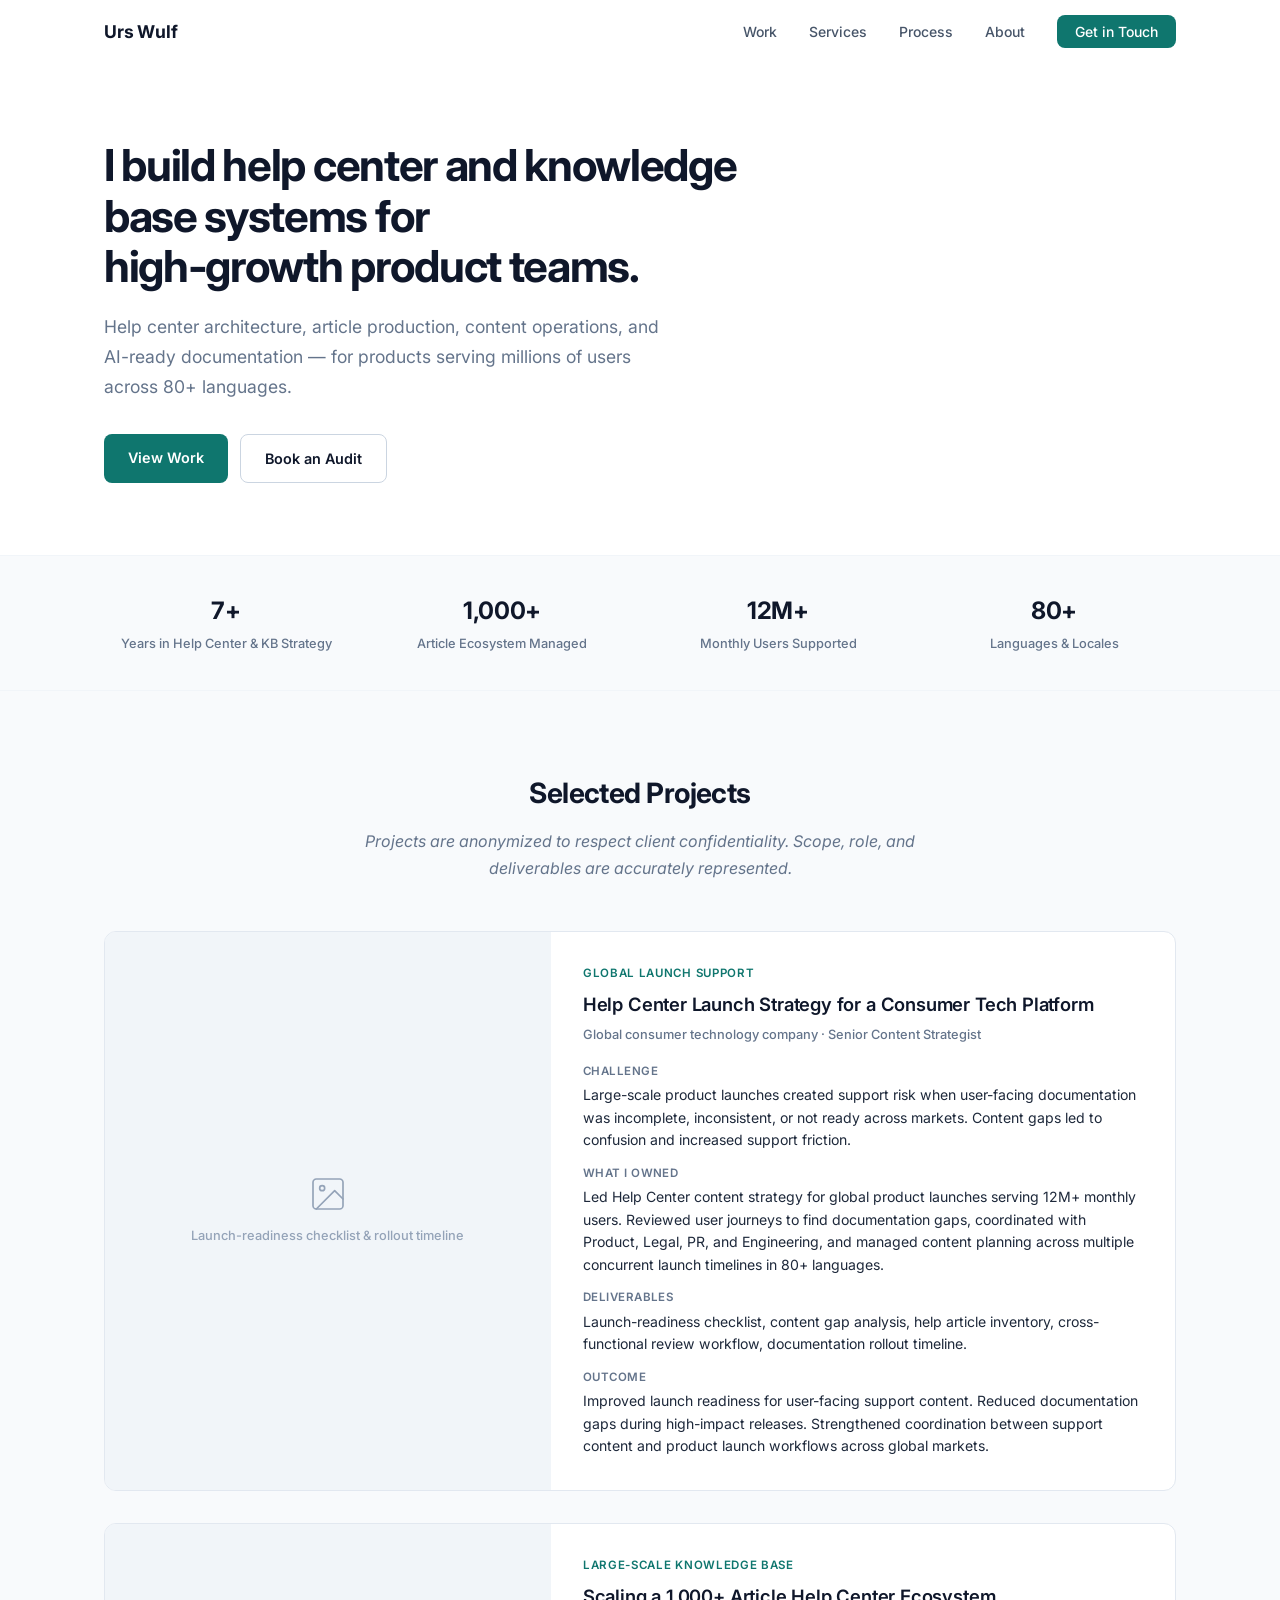
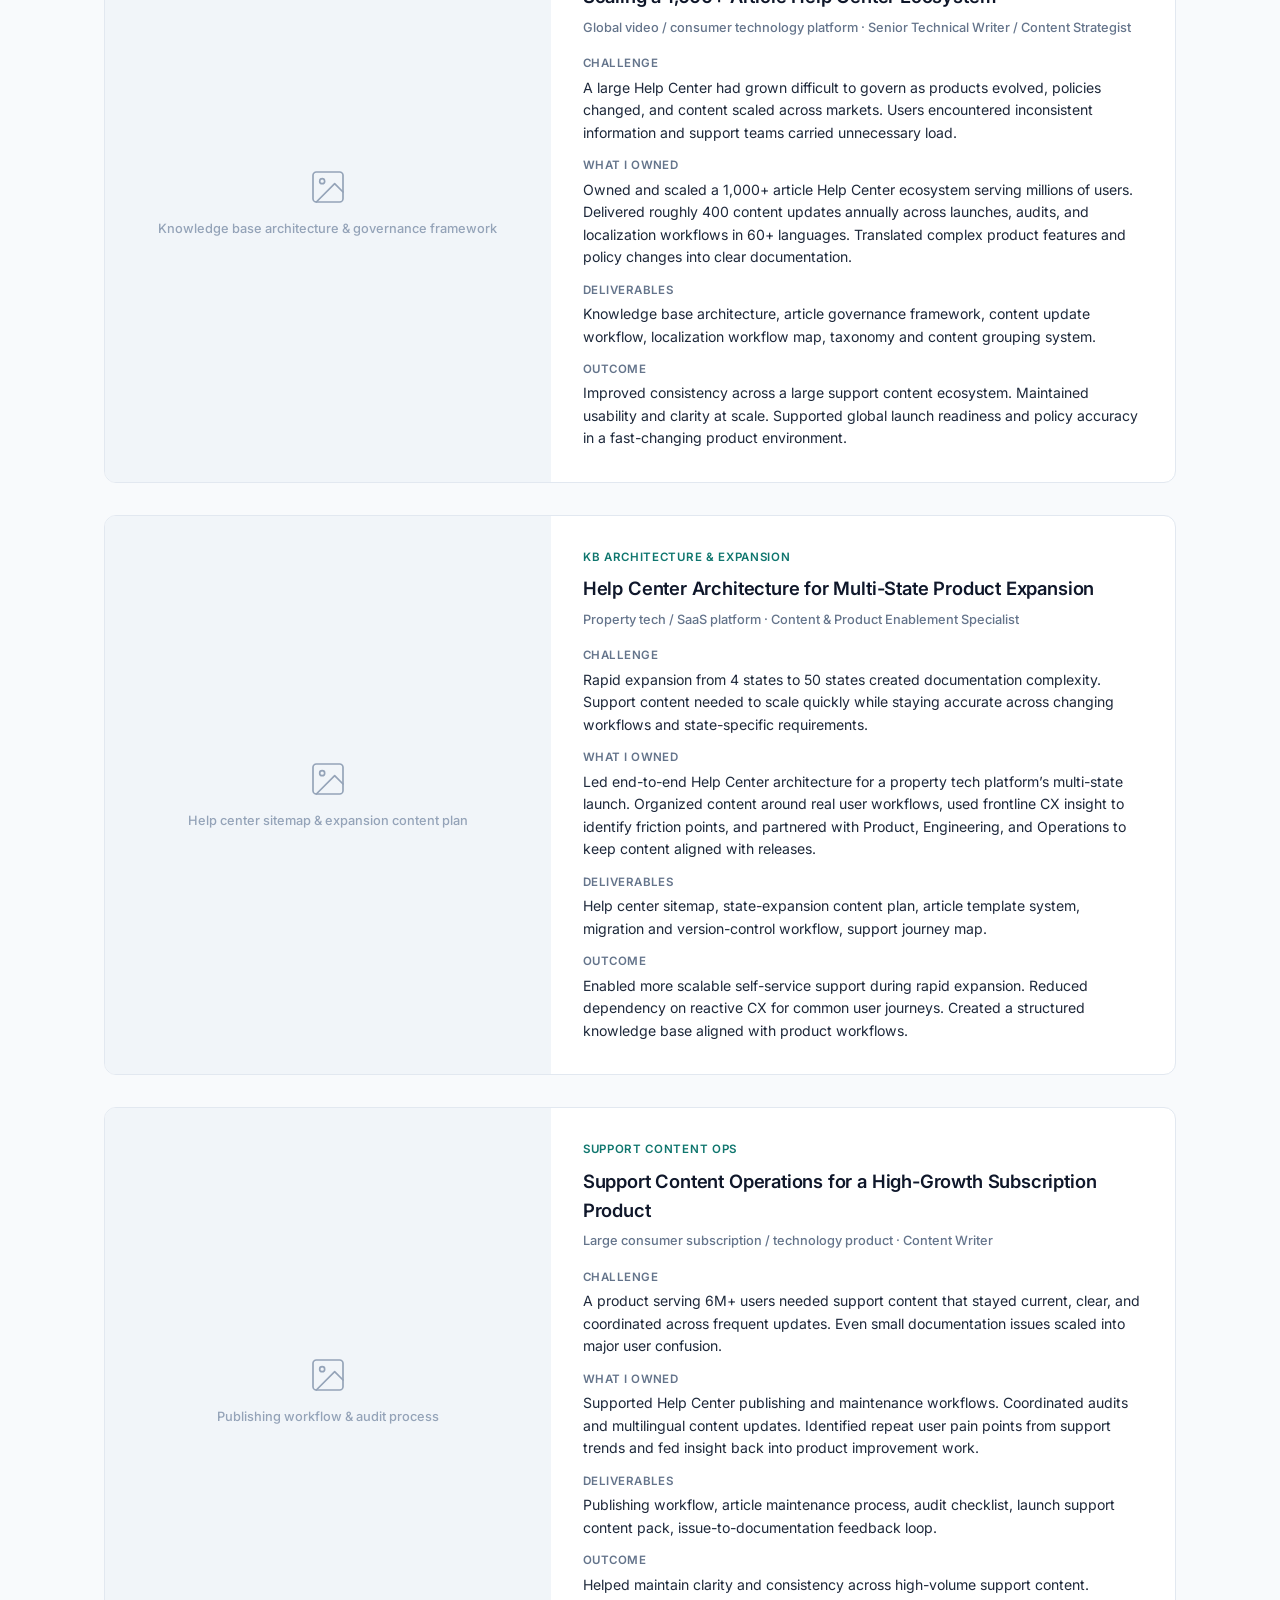
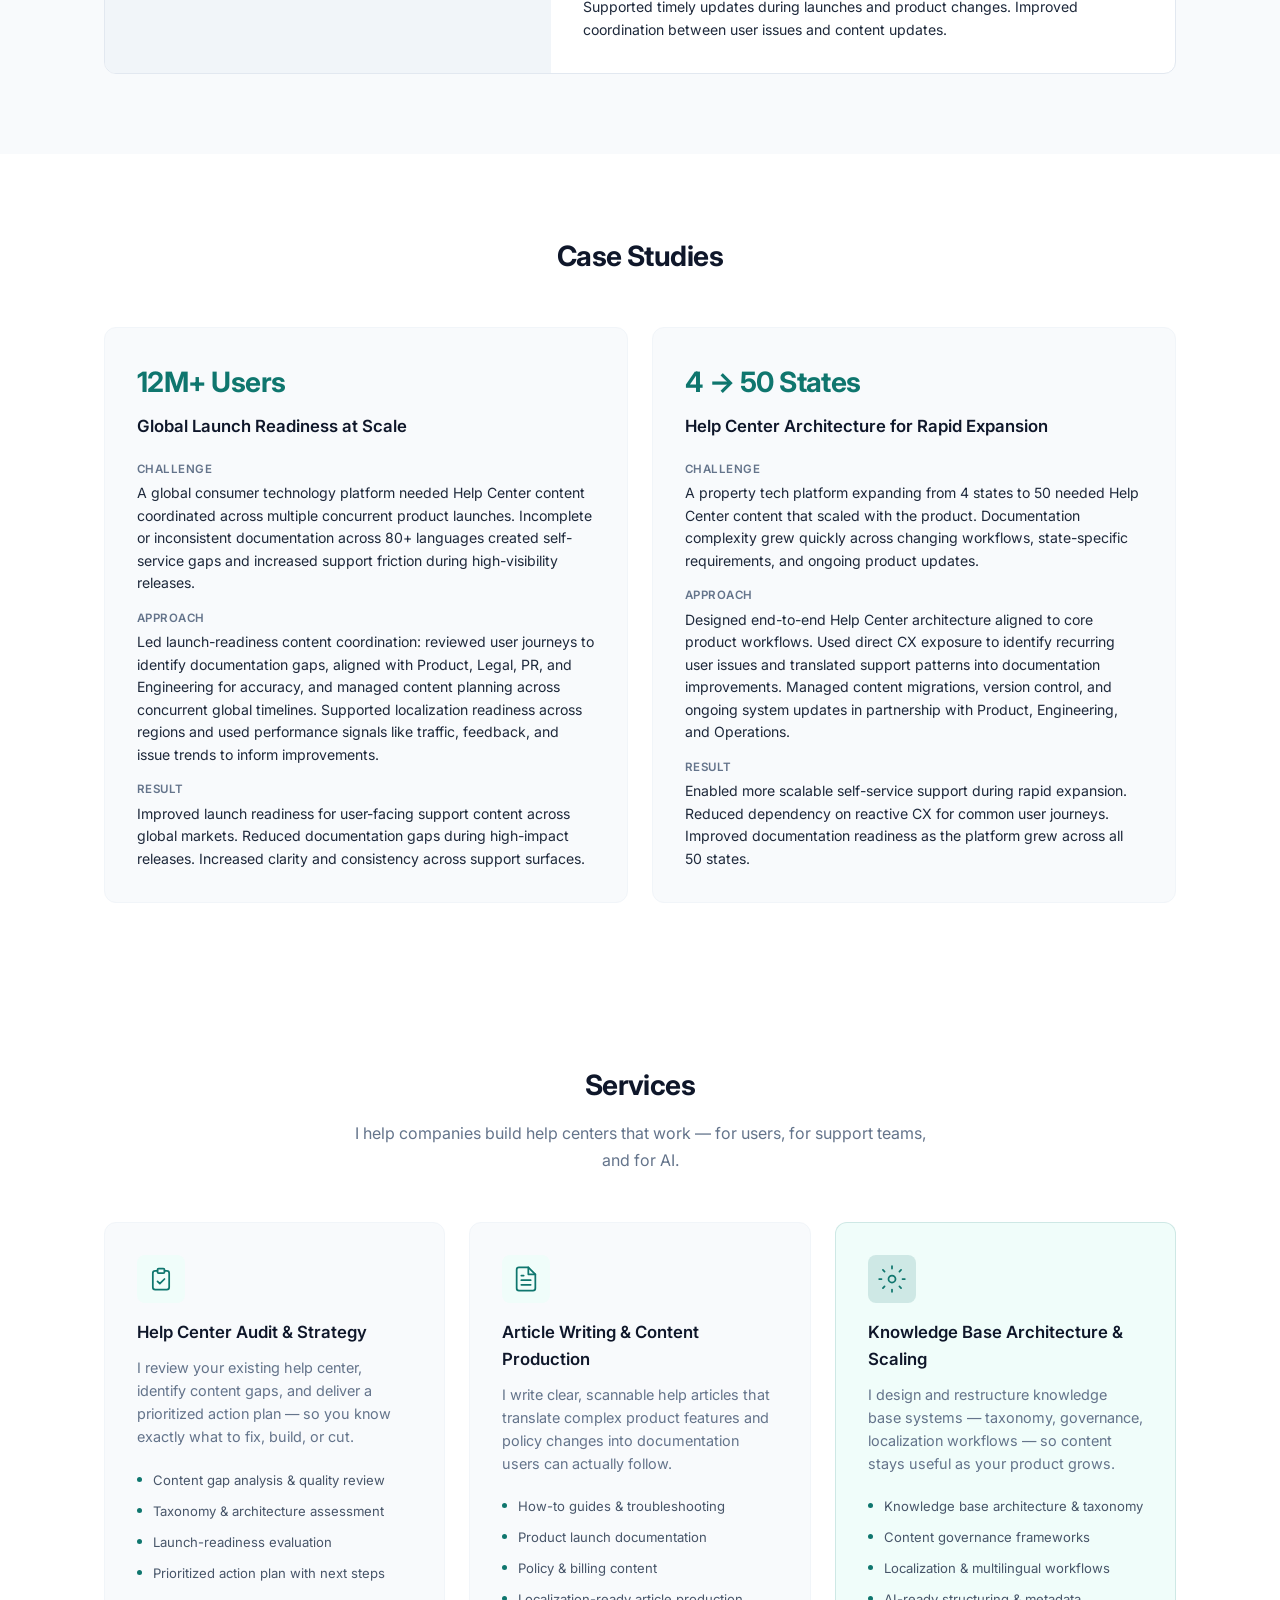
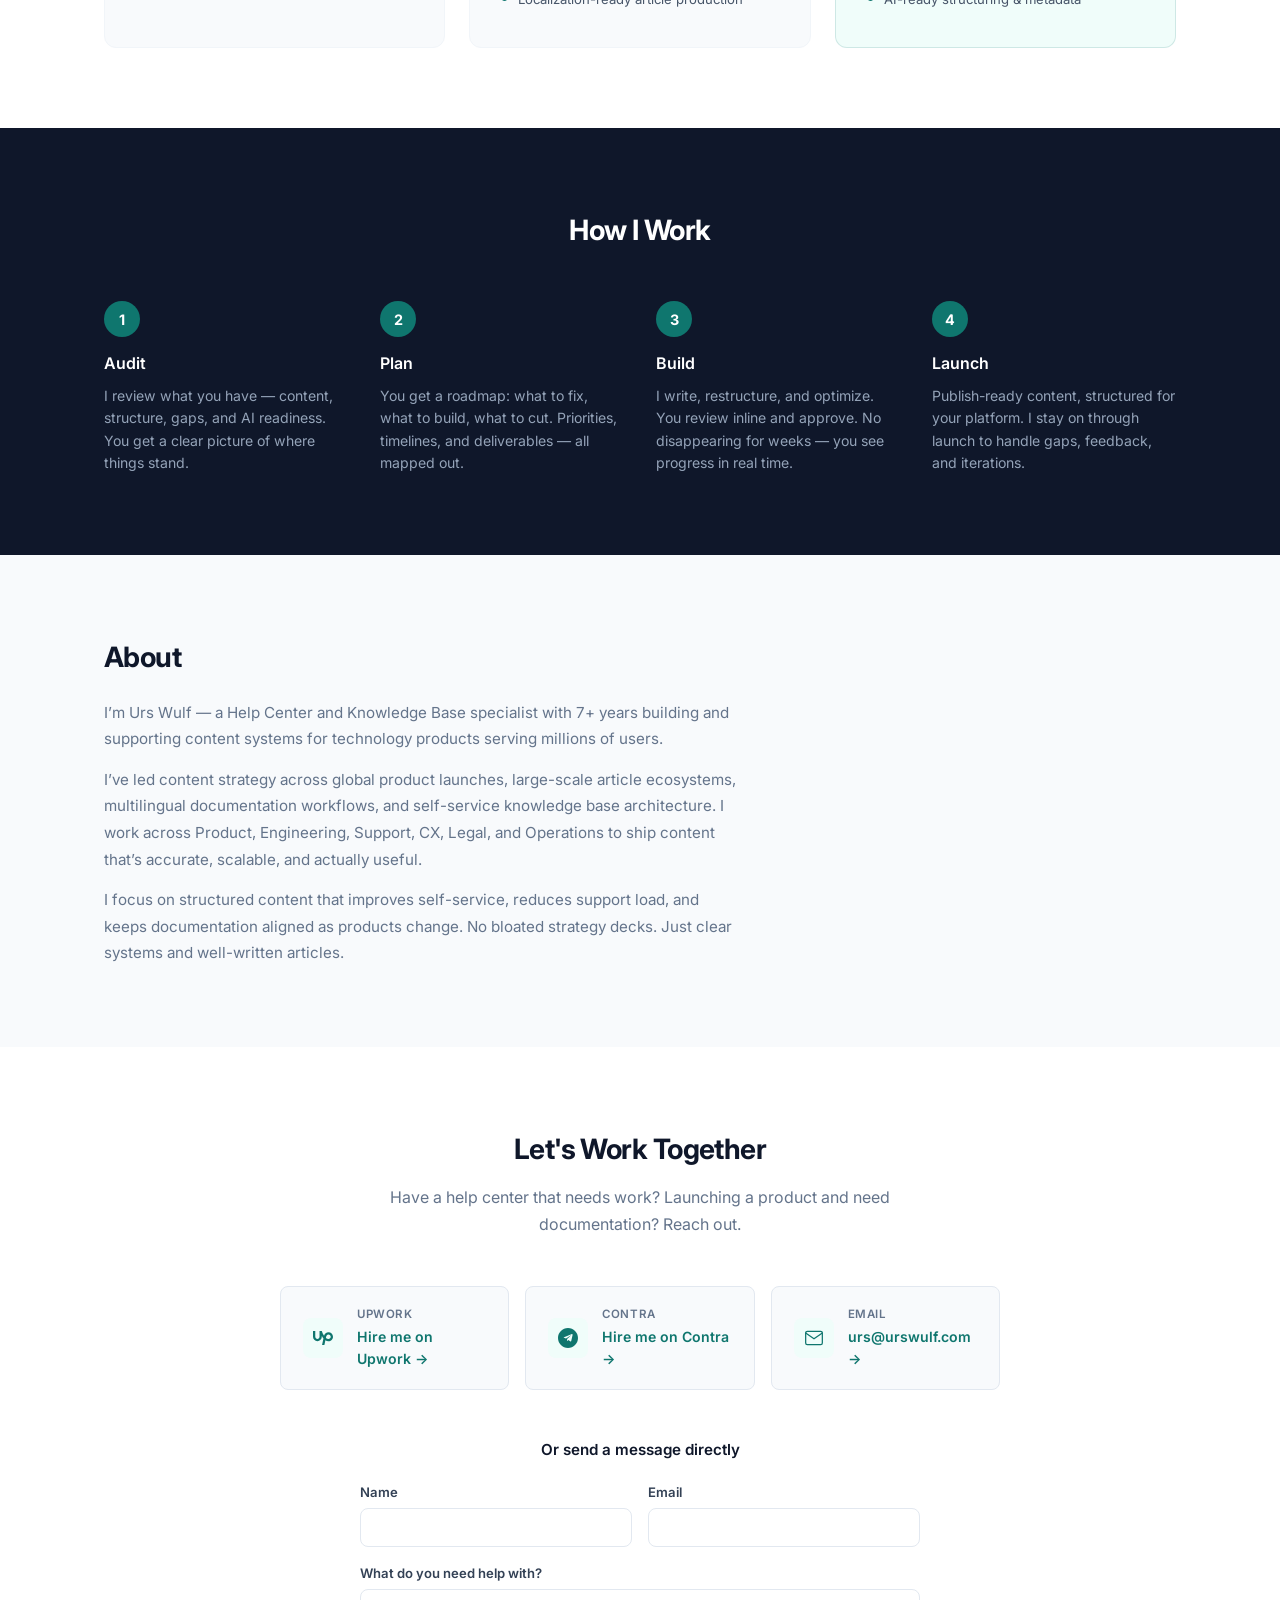
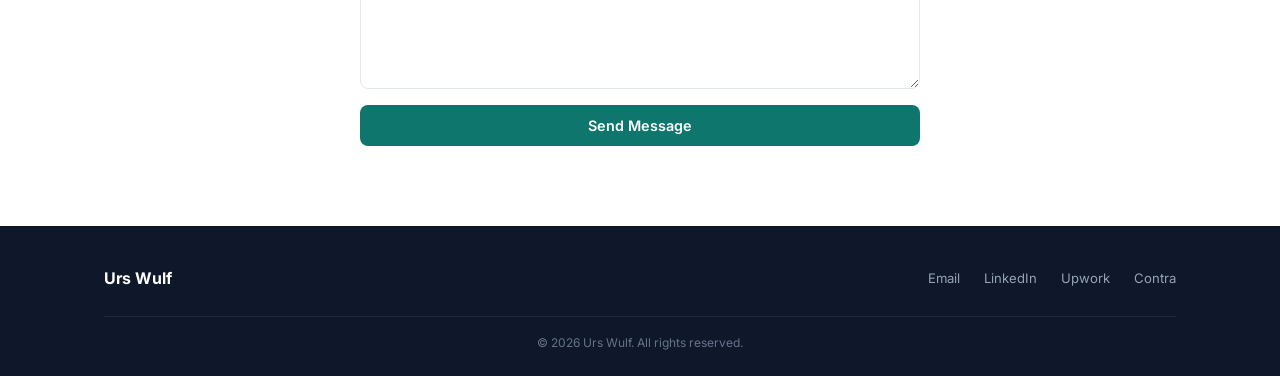
<file: index.html>
<!DOCTYPE html>
<html lang="en">
<head>
    <meta charset="UTF-8">
    <meta name="viewport" content="width=device-width, initial-scale=1.0">
    <title>Urs Wulf — Help Center &amp; Knowledge Base Specialist</title>
    <meta name="description" content="I build and support help center content systems for products serving millions of users — global launches, large-scale article ecosystems, multilingual documentation, and self-service knowledge base architecture.">
    <meta property="og:title" content="Urs Wulf — Help Center & Knowledge Base Specialist">
    <meta property="og:description" content="Help center content, knowledge base architecture, and AI-ready documentation for SaaS companies.">
    <meta property="og:type" content="website">
    <meta property="og:url" content="https://urswulf.com">
    <meta name="twitter:card" content="summary">
    <link rel="preconnect" href="https://fonts.googleapis.com">
    <link rel="preconnect" href="https://fonts.gstatic.com" crossorigin>
    <link href="https://fonts.googleapis.com/css2?family=Inter:wght@400;500;600;700&display=swap" rel="stylesheet">
    <link rel="stylesheet" href="styles.css">
</head>
<body>

    <!-- Navigation -->
    <nav class="nav" id="nav">
        <div class="nav-container">
            <a href="#" class="nav-logo">Urs Wulf</a>
            <button class="nav-toggle" aria-label="Toggle menu">
                <span></span>
                <span></span>
                <span></span>
            </button>
            <ul class="nav-links">
                <li><a href="#work">Work</a></li>
                <li><a href="#services">Services</a></li>
                <li><a href="#process">Process</a></li>
                <li><a href="#about">About</a></li>
                <li><a href="#contact" class="nav-cta">Get in Touch</a></li>
            </ul>
        </div>
    </nav>

    <!-- Hero -->
    <header class="hero">
        <div class="container">
            <div class="hero-content">
                <h1>I build help center and knowledge base systems for high&#8209;growth&nbsp;product&nbsp;teams.</h1>
                <p class="hero-subtitle">Help center architecture, article production, content operations, and AI-ready documentation &mdash; for products serving millions of users across 80+ languages.</p>
                <div class="hero-ctas">
                    <a href="#work" class="btn btn-primary">View Work</a>
                    <a href="#contact" class="btn btn-secondary">Book an Audit</a>
                </div>
            </div>
        </div>
    </header>

    <!-- Proof Bar -->
    <section class="proof-bar">
        <div class="container">
            <div class="proof-grid">
                <div class="proof-item">
                    <span class="proof-number">7+</span>
                    <span class="proof-label">Years in Help Center &amp; KB Strategy</span>
                </div>
                <div class="proof-item">
                    <span class="proof-number">1,000+</span>
                    <span class="proof-label">Article Ecosystem Managed</span>
                </div>
                <div class="proof-item">
                    <span class="proof-number">12M+</span>
                    <span class="proof-label">Monthly Users Supported</span>
                </div>
                <div class="proof-item">
                    <span class="proof-number">80+</span>
                    <span class="proof-label">Languages &amp; Locales</span>
                </div>
            </div>
        </div>
    </section>

    <!-- Selected Projects -->
    <section class="work" id="work">
        <div class="container">
            <div class="section-header">
                <h2>Selected Projects</h2>
                <p class="section-note">Projects are anonymized to respect client confidentiality. Scope, role, and deliverables are accurately represented.</p>
            </div>
            <div class="work-grid">

                <!-- Project 1: Global Help Center Launch Strategy -->
                <div class="project-card">
                    <div class="project-image">
                        <div class="image-placeholder">
                            <svg width="40" height="40" viewBox="0 0 24 24" fill="none" stroke="currentColor" stroke-width="1" stroke-linecap="round" stroke-linejoin="round"><rect x="3" y="3" width="18" height="18" rx="2"/><circle cx="8.5" cy="8.5" r="1.5"/><polyline points="21 15 16 10 5 21"/></svg>
                            <span>Launch-readiness checklist &amp; rollout timeline</span>
                        </div>
                    </div>
                    <div class="project-content">
                        <div class="project-label">Global Launch Support</div>
                        <h3>Help Center Launch Strategy for a Consumer Tech Platform</h3>
                        <div class="project-meta">Global consumer technology company &middot; Senior Content Strategist</div>
                        <div class="project-detail">
                            <strong>Challenge</strong>
                            <p>Large-scale product launches created support risk when user-facing documentation was incomplete, inconsistent, or not ready across markets. Content gaps led to confusion and increased support friction.</p>
                        </div>
                        <div class="project-detail">
                            <strong>What I Owned</strong>
                            <p>Led Help Center content strategy for global product launches serving 12M+ monthly users. Reviewed user journeys to find documentation gaps, coordinated with Product, Legal, PR, and Engineering, and managed content planning across multiple concurrent launch timelines in 80+ languages.</p>
                        </div>
                        <div class="project-detail">
                            <strong>Deliverables</strong>
                            <p>Launch-readiness checklist, content gap analysis, help article inventory, cross-functional review workflow, documentation rollout timeline.</p>
                        </div>
                        <div class="project-detail">
                            <strong>Outcome</strong>
                            <p>Improved launch readiness for user-facing support content. Reduced documentation gaps during high-impact releases. Strengthened coordination between support content and product launch workflows across global markets.</p>
                        </div>
                    </div>
                </div>

                <!-- Project 2: 1,000+ Article Help Center Ecosystem -->
                <div class="project-card">
                    <div class="project-image">
                        <div class="image-placeholder">
                            <svg width="40" height="40" viewBox="0 0 24 24" fill="none" stroke="currentColor" stroke-width="1" stroke-linecap="round" stroke-linejoin="round"><rect x="3" y="3" width="18" height="18" rx="2"/><circle cx="8.5" cy="8.5" r="1.5"/><polyline points="21 15 16 10 5 21"/></svg>
                            <span>Knowledge base architecture &amp; governance framework</span>
                        </div>
                    </div>
                    <div class="project-content">
                        <div class="project-label">Large-Scale Knowledge Base</div>
                        <h3>Scaling a 1,000+ Article Help Center Ecosystem</h3>
                        <div class="project-meta">Global video / consumer technology platform &middot; Senior Technical Writer / Content Strategist</div>
                        <div class="project-detail">
                            <strong>Challenge</strong>
                            <p>A large Help Center had grown difficult to govern as products evolved, policies changed, and content scaled across markets. Users encountered inconsistent information and support teams carried unnecessary load.</p>
                        </div>
                        <div class="project-detail">
                            <strong>What I Owned</strong>
                            <p>Owned and scaled a 1,000+ article Help Center ecosystem serving millions of users. Delivered roughly 400 content updates annually across launches, audits, and localization workflows in 60+ languages. Translated complex product features and policy changes into clear documentation.</p>
                        </div>
                        <div class="project-detail">
                            <strong>Deliverables</strong>
                            <p>Knowledge base architecture, article governance framework, content update workflow, localization workflow map, taxonomy and content grouping system.</p>
                        </div>
                        <div class="project-detail">
                            <strong>Outcome</strong>
                            <p>Improved consistency across a large support content ecosystem. Maintained usability and clarity at scale. Supported global launch readiness and policy accuracy in a fast-changing product environment.</p>
                        </div>
                    </div>
                </div>

                <!-- Project 3: Help Center Architecture for Rapid Expansion -->
                <div class="project-card">
                    <div class="project-image">
                        <div class="image-placeholder">
                            <svg width="40" height="40" viewBox="0 0 24 24" fill="none" stroke="currentColor" stroke-width="1" stroke-linecap="round" stroke-linejoin="round"><rect x="3" y="3" width="18" height="18" rx="2"/><circle cx="8.5" cy="8.5" r="1.5"/><polyline points="21 15 16 10 5 21"/></svg>
                            <span>Help center sitemap &amp; expansion content plan</span>
                        </div>
                    </div>
                    <div class="project-content">
                        <div class="project-label">KB Architecture &amp; Expansion</div>
                        <h3>Help Center Architecture for Multi-State Product Expansion</h3>
                        <div class="project-meta">Property tech / SaaS platform &middot; Content &amp; Product Enablement Specialist</div>
                        <div class="project-detail">
                            <strong>Challenge</strong>
                            <p>Rapid expansion from 4 states to 50 states created documentation complexity. Support content needed to scale quickly while staying accurate across changing workflows and state-specific requirements.</p>
                        </div>
                        <div class="project-detail">
                            <strong>What I Owned</strong>
                            <p>Led end-to-end Help Center architecture for a property tech platform&rsquo;s multi-state launch. Organized content around real user workflows, used frontline CX insight to identify friction points, and partnered with Product, Engineering, and Operations to keep content aligned with releases.</p>
                        </div>
                        <div class="project-detail">
                            <strong>Deliverables</strong>
                            <p>Help center sitemap, state-expansion content plan, article template system, migration and version-control workflow, support journey map.</p>
                        </div>
                        <div class="project-detail">
                            <strong>Outcome</strong>
                            <p>Enabled more scalable self-service support during rapid expansion. Reduced dependency on reactive CX for common user journeys. Created a structured knowledge base aligned with product workflows.</p>
                        </div>
                    </div>
                </div>

                <!-- Project 4: High-Volume Support Content Operations -->
                <div class="project-card">
                    <div class="project-image">
                        <div class="image-placeholder">
                            <svg width="40" height="40" viewBox="0 0 24 24" fill="none" stroke="currentColor" stroke-width="1" stroke-linecap="round" stroke-linejoin="round"><rect x="3" y="3" width="18" height="18" rx="2"/><circle cx="8.5" cy="8.5" r="1.5"/><polyline points="21 15 16 10 5 21"/></svg>
                            <span>Publishing workflow &amp; audit process</span>
                        </div>
                    </div>
                    <div class="project-content">
                        <div class="project-label">Support Content Ops</div>
                        <h3>Support Content Operations for a High-Growth Subscription Product</h3>
                        <div class="project-meta">Large consumer subscription / technology product &middot; Content Writer</div>
                        <div class="project-detail">
                            <strong>Challenge</strong>
                            <p>A product serving 6M+ users needed support content that stayed current, clear, and coordinated across frequent updates. Even small documentation issues scaled into major user confusion.</p>
                        </div>
                        <div class="project-detail">
                            <strong>What I Owned</strong>
                            <p>Supported Help Center publishing and maintenance workflows. Coordinated audits and multilingual content updates. Identified repeat user pain points from support trends and fed insight back into product improvement work.</p>
                        </div>
                        <div class="project-detail">
                            <strong>Deliverables</strong>
                            <p>Publishing workflow, article maintenance process, audit checklist, launch support content pack, issue-to-documentation feedback loop.</p>
                        </div>
                        <div class="project-detail">
                            <strong>Outcome</strong>
                            <p>Helped maintain clarity and consistency across high-volume support content. Supported timely updates during launches and product changes. Improved coordination between user issues and content updates.</p>
                        </div>
                    </div>
                </div>

            </div>
        </div>
    </section>

    <!-- Case Studies -->
    <section class="case-studies" id="case-studies">
        <div class="container">
            <div class="section-header">
                <h2>Case Studies</h2>
            </div>
            <div class="case-studies-grid">
                <div class="case-study">
                    <div class="case-study-metric">12M+ Users</div>
                    <h3>Global Launch Readiness at Scale</h3>
                    <div class="case-study-body">
                        <div class="case-study-block">
                            <strong>Challenge</strong>
                            <p>A global consumer technology platform needed Help Center content coordinated across multiple concurrent product launches. Incomplete or inconsistent documentation across 80+ languages created self-service gaps and increased support friction during high-visibility releases.</p>
                        </div>
                        <div class="case-study-block">
                            <strong>Approach</strong>
                            <p>Led launch-readiness content coordination: reviewed user journeys to identify documentation gaps, aligned with Product, Legal, PR, and Engineering for accuracy, and managed content planning across concurrent global timelines. Supported localization readiness across regions and used performance signals like traffic, feedback, and issue trends to inform improvements.</p>
                        </div>
                        <div class="case-study-block">
                            <strong>Result</strong>
                            <p>Improved launch readiness for user-facing support content across global markets. Reduced documentation gaps during high-impact releases. Increased clarity and consistency across support surfaces.</p>
                        </div>
                    </div>
                </div>
                <div class="case-study">
                    <div class="case-study-metric">4 &rarr; 50 States</div>
                    <h3>Help Center Architecture for Rapid Expansion</h3>
                    <div class="case-study-body">
                        <div class="case-study-block">
                            <strong>Challenge</strong>
                            <p>A property tech platform expanding from 4 states to 50 needed Help Center content that scaled with the product. Documentation complexity grew quickly across changing workflows, state-specific requirements, and ongoing product updates.</p>
                        </div>
                        <div class="case-study-block">
                            <strong>Approach</strong>
                            <p>Designed end-to-end Help Center architecture aligned to core product workflows. Used direct CX exposure to identify recurring user issues and translated support patterns into documentation improvements. Managed content migrations, version control, and ongoing system updates in partnership with Product, Engineering, and Operations.</p>
                        </div>
                        <div class="case-study-block">
                            <strong>Result</strong>
                            <p>Enabled more scalable self-service support during rapid expansion. Reduced dependency on reactive CX for common user journeys. Improved documentation readiness as the platform grew across all 50 states.</p>
                        </div>
                    </div>
                </div>
            </div>
        </div>
    </section>

    <!-- Services -->
    <section class="services" id="services">
        <div class="container">
            <div class="section-header">
                <h2>Services</h2>
                <p>I help companies build help centers that work &mdash; for users, for support teams, and for AI.</p>
            </div>
            <div class="services-grid">
                <div class="service-card">
                    <div class="service-icon">
                        <svg width="28" height="28" viewBox="0 0 24 24" fill="none" stroke="currentColor" stroke-width="1.5" stroke-linecap="round" stroke-linejoin="round"><path d="M9 5H7a2 2 0 00-2 2v12a2 2 0 002 2h10a2 2 0 002-2V7a2 2 0 00-2-2h-2"/><rect x="9" y="3" width="6" height="4" rx="1"/><path d="M9 14l2 2 4-4"/></svg>
                    </div>
                    <h3>Help Center Audit &amp; Strategy</h3>
                    <p>I review your existing help center, identify content gaps, and deliver a prioritized action plan &mdash; so you know exactly what to fix, build, or cut.</p>
                    <ul class="service-details">
                        <li>Content gap analysis &amp; quality review</li>
                        <li>Taxonomy &amp; architecture assessment</li>
                        <li>Launch-readiness evaluation</li>
                        <li>Prioritized action plan with next steps</li>
                    </ul>
                </div>
                <div class="service-card">
                    <div class="service-icon">
                        <svg width="28" height="28" viewBox="0 0 24 24" fill="none" stroke="currentColor" stroke-width="1.5" stroke-linecap="round" stroke-linejoin="round"><path d="M14 2H6a2 2 0 00-2 2v16a2 2 0 002 2h12a2 2 0 002-2V8z"/><polyline points="14 2 14 8 20 8"/><line x1="16" y1="13" x2="8" y2="13"/><line x1="16" y1="17" x2="8" y2="17"/><polyline points="10 9 9 9 8 9"/></svg>
                    </div>
                    <h3>Article Writing &amp; Content Production</h3>
                    <p>I write clear, scannable help articles that translate complex product features and policy changes into documentation users can actually follow.</p>
                    <ul class="service-details">
                        <li>How-to guides &amp; troubleshooting</li>
                        <li>Product launch documentation</li>
                        <li>Policy &amp; billing content</li>
                        <li>Localization-ready article production</li>
                    </ul>
                </div>
                <div class="service-card service-card-featured">
                    <div class="service-icon">
                        <svg width="28" height="28" viewBox="0 0 24 24" fill="none" stroke="currentColor" stroke-width="1.5" stroke-linecap="round" stroke-linejoin="round"><circle cx="12" cy="12" r="3"/><path d="M12 1v2M12 21v2M4.22 4.22l1.42 1.42M18.36 18.36l1.42 1.42M1 12h2M21 12h2M4.22 19.78l1.42-1.42M18.36 5.64l1.42-1.42"/></svg>
                    </div>
                    <h3>Knowledge Base Architecture &amp; Scaling</h3>
                    <p>I design and restructure knowledge base systems &mdash; taxonomy, governance, localization workflows &mdash; so content stays useful as your product grows.</p>
                    <ul class="service-details">
                        <li>Knowledge base architecture &amp; taxonomy</li>
                        <li>Content governance frameworks</li>
                        <li>Localization &amp; multilingual workflows</li>
                        <li>AI-ready structuring &amp; metadata</li>
                    </ul>
                </div>
            </div>
        </div>
    </section>

    <!-- How I Work -->
    <section class="process" id="process">
        <div class="container">
            <div class="section-header">
                <h2>How I Work</h2>
            </div>
            <div class="process-grid">
                <div class="process-step">
                    <div class="process-number">1</div>
                    <h3>Audit</h3>
                    <p>I review what you have &mdash; content, structure, gaps, and AI readiness. You get a clear picture of where things stand.</p>
                </div>
                <div class="process-step">
                    <div class="process-number">2</div>
                    <h3>Plan</h3>
                    <p>You get a roadmap: what to fix, what to build, what to cut. Priorities, timelines, and deliverables &mdash; all mapped out.</p>
                </div>
                <div class="process-step">
                    <div class="process-number">3</div>
                    <h3>Build</h3>
                    <p>I write, restructure, and optimize. You review inline and approve. No disappearing for weeks &mdash; you see progress in real time.</p>
                </div>
                <div class="process-step">
                    <div class="process-number">4</div>
                    <h3>Launch</h3>
                    <p>Publish-ready content, structured for your platform. I stay on through launch to handle gaps, feedback, and iterations.</p>
                </div>
            </div>
        </div>
    </section>

    <!-- About -->
    <section class="about" id="about">
        <div class="container">
            <div class="about-content">
                <h2>About</h2>
                <p>I&rsquo;m Urs Wulf &mdash; a Help Center and Knowledge Base specialist with 7+ years building and supporting content systems for technology products serving millions of users.</p>
                <p>I&rsquo;ve led content strategy across global product launches, large-scale article ecosystems, multilingual documentation workflows, and self-service knowledge base architecture. I work across Product, Engineering, Support, CX, Legal, and Operations to ship content that&rsquo;s accurate, scalable, and actually useful.</p>
                <p>I focus on structured content that improves self-service, reduces support load, and keeps documentation aligned as products change. No bloated strategy decks. Just clear systems and well-written articles.</p>
            </div>
        </div>
    </section>

    <!-- Contact -->
    <section class="contact" id="contact">
        <div class="container">
            <div class="section-header">
                <h2>Let's Work Together</h2>
                <p>Have a help center that needs work? Launching a product and need documentation? Reach out.</p>
            </div>
            <div class="contact-options">
                <a href="https://www.upwork.com/freelancers/urswulf" target="_blank" rel="noopener noreferrer" class="contact-link">
                    <span class="contact-link-icon">
                        <svg width="20" height="20" viewBox="0 0 24 24" fill="currentColor"><path d="M18.561 13.158c-1.102 0-2.135-.467-3.074-1.227l.228-1.076.008-.042c.207-1.143.849-3.06 2.839-3.06 1.492 0 2.703 1.212 2.703 2.703 0 1.491-1.212 2.702-2.704 2.702zm0-8.14c-2.539 0-4.51 1.649-5.31 4.366-1.22-1.834-2.148-4.036-2.687-5.892H7.828v7.112c-.002 1.406-1.141 2.546-2.547 2.548-1.405-.002-2.543-1.143-2.545-2.548V3.492H0v7.112c0 2.914 2.37 5.303 5.281 5.303 2.913 0 5.283-2.389 5.283-5.303v-1.19c.529 1.107 1.182 2.229 1.974 3.221l-1.673 7.873h2.797l1.213-5.71c1.063.679 2.285 1.109 3.686 1.109 3 0 5.439-2.452 5.439-5.45 0-3-2.439-5.439-5.439-5.439z"/></svg>
                    </span>
                    <span class="contact-link-text">
                        <span class="contact-link-label">Upwork</span>
                        <span class="contact-link-action">Hire me on Upwork &rarr;</span>
                    </span>
                </a>
                <a href="https://contra.com/urswulf" target="_blank" rel="noopener noreferrer" class="contact-link">
                    <span class="contact-link-icon">
                        <svg width="20" height="20" viewBox="0 0 24 24" fill="currentColor"><path d="M12 0C5.373 0 0 5.373 0 12s5.373 12 12 12 12-5.373 12-12S18.627 0 12 0zm5.568 8.16l-1.704 7.536c-.12.539-.444.672-.9.42l-2.484-1.832-1.2 1.152c-.132.132-.244.244-.5.244l.18-2.52 4.56-4.116c.2-.18-.044-.276-.308-.108l-5.64 3.552-2.424-.756c-.528-.168-.54-.528.108-.78l9.468-3.648c.44-.168.828.108.684.78z"/></svg>
                    </span>
                    <span class="contact-link-text">
                        <span class="contact-link-label">Contra</span>
                        <span class="contact-link-action">Hire me on Contra &rarr;</span>
                    </span>
                </a>
                <a href="mailto:urs@urswulf.com" class="contact-link">
                    <span class="contact-link-icon">
                        <svg width="20" height="20" viewBox="0 0 24 24" fill="none" stroke="currentColor" stroke-width="1.5" stroke-linecap="round" stroke-linejoin="round"><path d="M4 4h16c1.1 0 2 .9 2 2v12c0 1.1-.9 2-2 2H4c-1.1 0-2-.9-2-2V6c0-1.1.9-2 2-2z"/><polyline points="22,6 12,13 2,6"/></svg>
                    </span>
                    <span class="contact-link-text">
                        <span class="contact-link-label">Email</span>
                        <span class="contact-link-action">urs@urswulf.com &rarr;</span>
                    </span>
                </a>
            </div>
            <div class="contact-form-wrapper">
                <p class="contact-form-heading">Or send a message directly</p>
                <form action="https://formspree.io/f/YOUR_FORMSPREE_ID" method="POST" class="contact-form">
                    <div class="form-row">
                        <div class="form-group">
                            <label for="name">Name</label>
                            <input type="text" id="name" name="name" required>
                        </div>
                        <div class="form-group">
                            <label for="email">Email</label>
                            <input type="email" id="email" name="email" required>
                        </div>
                    </div>
                    <div class="form-group">
                        <label for="message">What do you need help with?</label>
                        <textarea id="message" name="message" rows="4" required></textarea>
                    </div>
                    <button type="submit" class="btn btn-primary">Send Message</button>
                </form>
            </div>
        </div>
    </section>

    <!-- Footer -->
    <footer class="footer">
        <div class="container">
            <div class="footer-content">
                <span class="footer-logo">Urs Wulf</span>
                <div class="footer-links">
                    <a href="mailto:urs@urswulf.com">Email</a>
                    <a href="https://www.linkedin.com/in/urswulf/" target="_blank" rel="noopener noreferrer">LinkedIn</a>
                    <a href="https://www.upwork.com/freelancers/urswulf" target="_blank" rel="noopener noreferrer">Upwork</a>
                    <a href="https://contra.com/urswulf" target="_blank" rel="noopener noreferrer">Contra</a>
                </div>
            </div>
            <div class="footer-bottom">
                <p>&copy; 2026 Urs Wulf. All rights reserved.</p>
            </div>
        </div>
    </footer>

    <script>
        // Mobile nav toggle
        const navToggle = document.querySelector('.nav-toggle');
        const navLinks = document.querySelector('.nav-links');
        navToggle.addEventListener('click', () => {
            navLinks.classList.toggle('active');
            navToggle.classList.toggle('active');
        });
        document.querySelectorAll('.nav-links a').forEach(link => {
            link.addEventListener('click', () => {
                navLinks.classList.remove('active');
                navToggle.classList.remove('active');
            });
        });

        // Sticky nav
        const nav = document.getElementById('nav');
        window.addEventListener('scroll', () => {
            nav.classList.toggle('scrolled', window.scrollY > 50);
        });

        // Smooth scroll
        document.querySelectorAll('a[href^="#"]').forEach(anchor => {
            anchor.addEventListener('click', function(e) {
                e.preventDefault();
                const target = document.querySelector(this.getAttribute('href'));
                if (target) {
                    window.scrollTo({
                        top: target.getBoundingClientRect().top + window.pageYOffset - 72,
                        behavior: 'smooth'
                    });
                }
            });
        });
    </script>
</body>
</html>
</file>
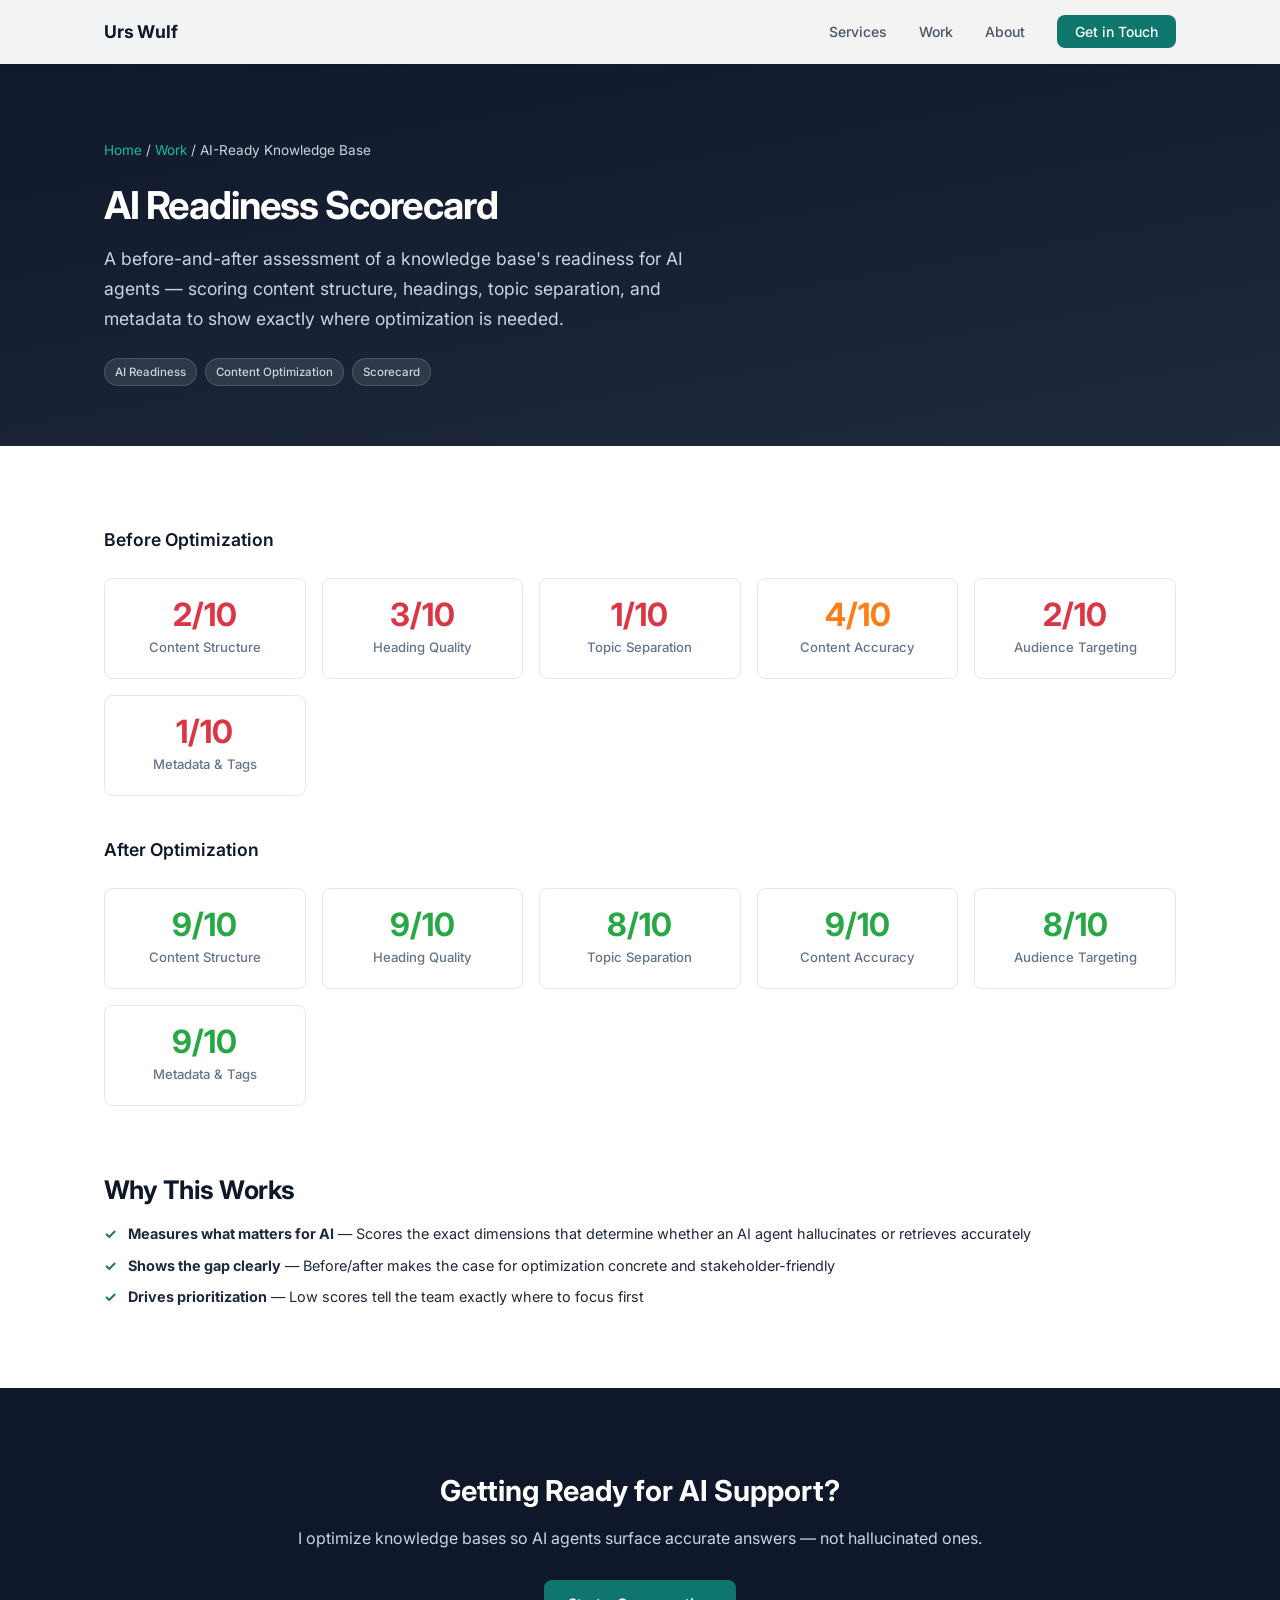
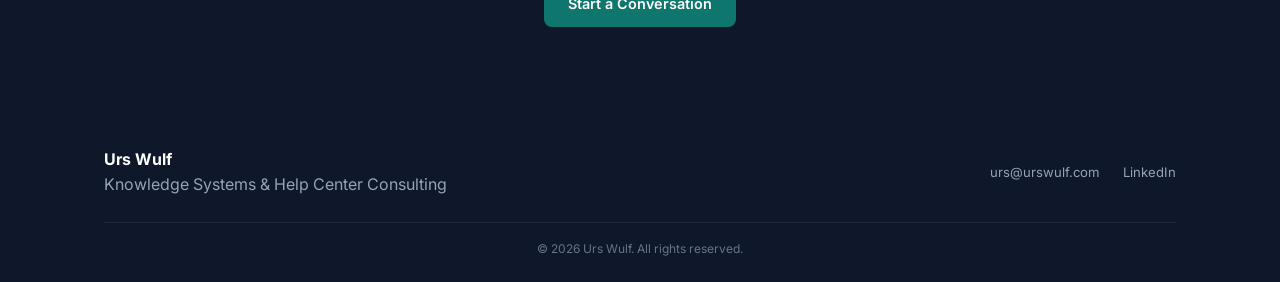
<file: examples/ai-ready-kb.html>
﻿<!DOCTYPE html>
<html lang="en">
<head>
    <meta charset="UTF-8">
    <meta name="viewport" content="width=device-width, initial-scale=1.0">
    <title>AI-Ready Knowledge Base — Urs Wulf</title>
    <meta name="description" content="Example: An AI readiness scorecard showing how content optimization improves AI agent accuracy.">
    <link rel="preconnect" href="https://fonts.googleapis.com">
    <link rel="preconnect" href="https://fonts.gstatic.com" crossorigin>
    <link href="https://fonts.googleapis.com/css2?family=Inter:wght@400;500;600;700&display=swap" rel="stylesheet">
    <link rel="stylesheet" href="../styles.css">
</head>
<body>
    <!-- Navigation -->
    <nav class="nav scrolled" id="nav">
        <div class="nav-container">
            <a href="../index.html" class="nav-logo">Urs Wulf</a>
            <button class="nav-toggle" aria-label="Toggle navigation menu">
                <span></span>
                <span></span>
                <span></span>
            </button>
            <ul class="nav-links">
                <li><a href="../index.html#services">Services</a></li>
                <li><a href="../index.html#work">Work</a></li>
                <li><a href="../index.html#about">About</a></li>
                <li><a href="../index.html#contact" class="nav-cta">Get in Touch</a></li>
            </ul>
        </div>
    </nav>

    <!-- Hero -->
    <section class="example-hero">
        <div class="container">
            <div class="breadcrumb">
                <a href="../index.html">Home</a> / <a href="../index.html#work">Work</a> / AI-Ready Knowledge Base
            </div>
            <h1>AI Readiness Scorecard</h1>
            <p class="example-description">A before-and-after assessment of a knowledge base's readiness for AI agents — scoring content structure, headings, topic separation, and metadata to show exactly where optimization is needed.</p>
            <div class="example-tags">
                <span class="tag">AI Readiness</span>
                <span class="tag">Content Optimization</span>
                <span class="tag">Scorecard</span>
            </div>
        </div>
    </section>

    <!-- Body Content -->
    <section class="example-body">
        <div class="container">

            <div class="example-section">
                <h3 style="font-size: 1.1rem; font-weight: 600; color: var(--color-navy); margin: 0 0 4px;">Before Optimization</h3>
                <div class="scorecard">
                    <div class="score-item">
                        <div class="score-value score-low">2/10</div>
                        <div class="score-label">Content Structure</div>
                    </div>
                    <div class="score-item">
                        <div class="score-value score-low">3/10</div>
                        <div class="score-label">Heading Quality</div>
                    </div>
                    <div class="score-item">
                        <div class="score-value score-low">1/10</div>
                        <div class="score-label">Topic Separation</div>
                    </div>
                    <div class="score-item">
                        <div class="score-value score-mid">4/10</div>
                        <div class="score-label">Content Accuracy</div>
                    </div>
                    <div class="score-item">
                        <div class="score-value score-low">2/10</div>
                        <div class="score-label">Audience Targeting</div>
                    </div>
                    <div class="score-item">
                        <div class="score-value score-low">1/10</div>
                        <div class="score-label">Metadata &amp; Tags</div>
                    </div>
                </div>

                <h3 style="font-size: 1.1rem; font-weight: 600; color: var(--color-navy); margin: 40px 0 4px;">After Optimization</h3>
                <div class="scorecard">
                    <div class="score-item">
                        <div class="score-value score-high">9/10</div>
                        <div class="score-label">Content Structure</div>
                    </div>
                    <div class="score-item">
                        <div class="score-value score-high">9/10</div>
                        <div class="score-label">Heading Quality</div>
                    </div>
                    <div class="score-item">
                        <div class="score-value score-high">8/10</div>
                        <div class="score-label">Topic Separation</div>
                    </div>
                    <div class="score-item">
                        <div class="score-value score-high">9/10</div>
                        <div class="score-label">Content Accuracy</div>
                    </div>
                    <div class="score-item">
                        <div class="score-value score-high">8/10</div>
                        <div class="score-label">Audience Targeting</div>
                    </div>
                    <div class="score-item">
                        <div class="score-value score-high">9/10</div>
                        <div class="score-label">Metadata &amp; Tags</div>
                    </div>
                </div>
            </div>

            <div class="example-section">
                <h2>Why This Works</h2>
                <ul class="checklist">
                    <li class="checked"><strong>Measures what matters for AI</strong> — Scores the exact dimensions that determine whether an AI agent hallucinates or retrieves accurately</li>
                    <li class="checked"><strong>Shows the gap clearly</strong> — Before/after makes the case for optimization concrete and stakeholder-friendly</li>
                    <li class="checked"><strong>Drives prioritization</strong> — Low scores tell the team exactly where to focus first</li>
                </ul>
            </div>

        </div>
    </section>

    <!-- CTA -->
    <section class="example-cta">
        <div class="container">
            <h2>Getting Ready for AI Support?</h2>
            <p>I optimize knowledge bases so AI agents surface accurate answers — not hallucinated ones.</p>
            <a href="../index.html#contact" class="btn btn-primary">Start a Conversation</a>
        </div>
    </section>

    <!-- Footer -->
    <footer class="footer">
        <div class="container">
            <div class="footer-content">
                <div class="footer-brand">
                    <span class="footer-logo">Urs Wulf</span>
                    <p>Knowledge Systems &amp; Help Center Consulting</p>
                </div>
                <div class="footer-links">
                    <a href="mailto:urs@urswulf.com">urs@urswulf.com</a>
                    <a href="https://www.linkedin.com/in/urswulf/" target="_blank" rel="noopener noreferrer">LinkedIn</a>
                </div>
            </div>
            <div class="footer-bottom">
                <p>&copy; 2026 Urs Wulf. All rights reserved.</p>
            </div>
        </div>
    </footer>

    <script>
        const navToggle = document.querySelector('.nav-toggle');
        const navLinks = document.querySelector('.nav-links');
        navToggle.addEventListener('click', () => {
            navLinks.classList.toggle('active');
            navToggle.classList.toggle('active');
        });
        document.querySelectorAll('.nav-links a').forEach(link => {
            link.addEventListener('click', () => {
                navLinks.classList.remove('active');
                navToggle.classList.remove('active');
            });
        });
    </script>
</body>
</html>
</file>
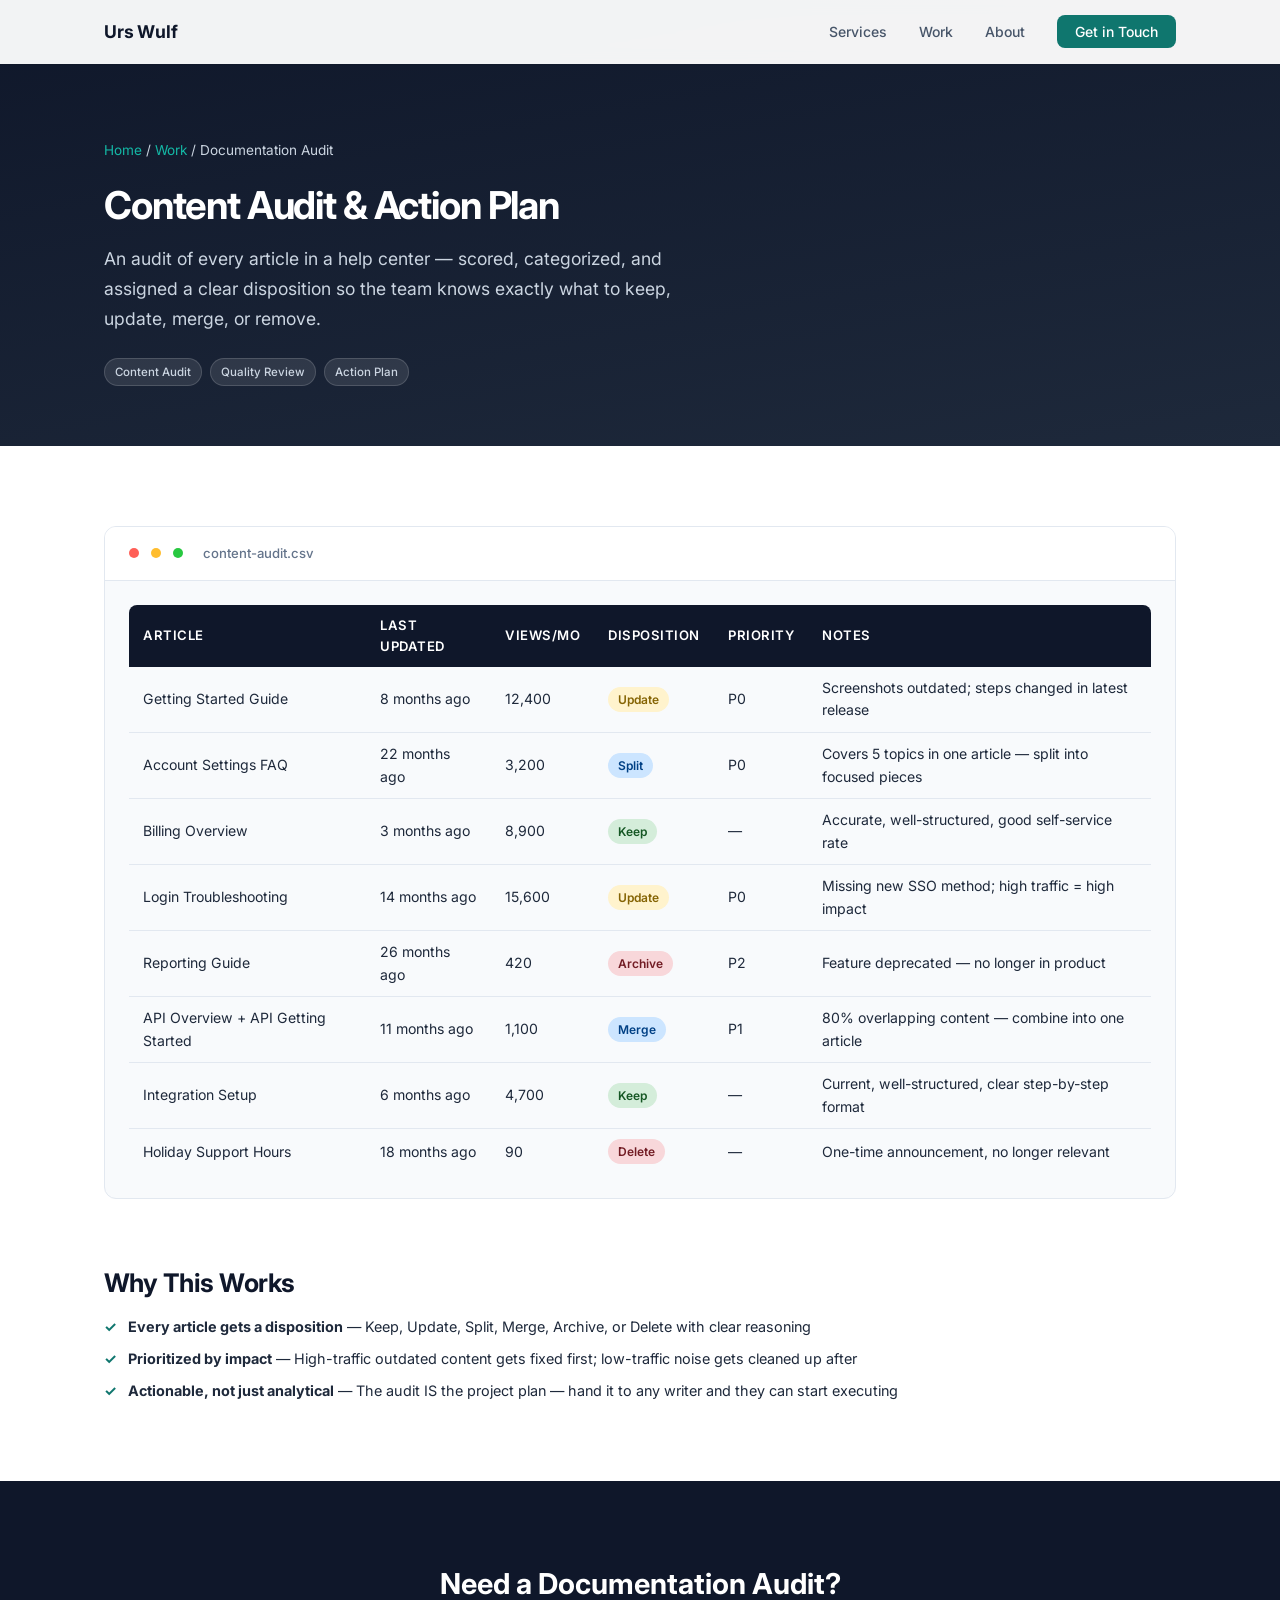
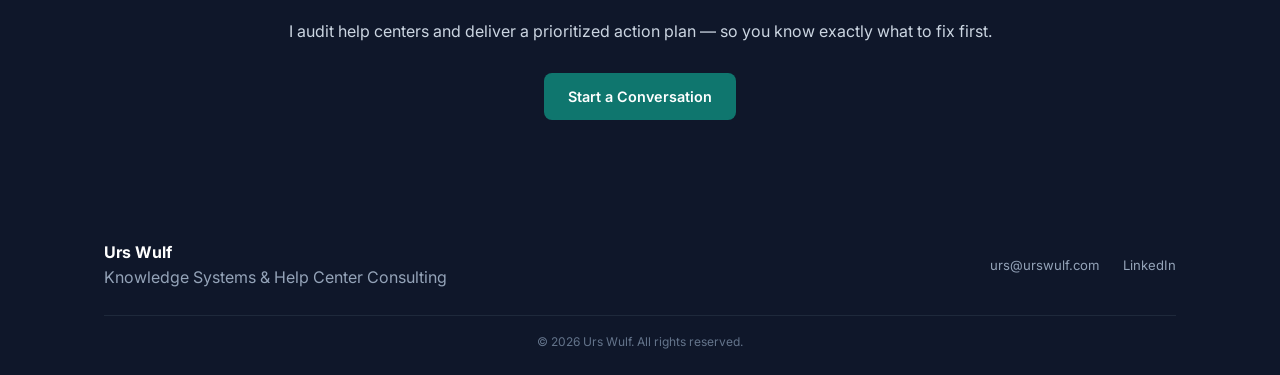
<file: examples/audit-ai-readiness.html>
﻿<!DOCTYPE html>
<html lang="en">
<head>
    <meta charset="UTF-8">
    <meta name="viewport" content="width=device-width, initial-scale=1.0">
    <title>Documentation Audit — Urs Wulf</title>
    <meta name="description" content="Example: A content audit with dispositions — what to keep, update, merge, and archive in a help center.">
    <link rel="preconnect" href="https://fonts.googleapis.com">
    <link rel="preconnect" href="https://fonts.gstatic.com" crossorigin>
    <link href="https://fonts.googleapis.com/css2?family=Inter:wght@400;500;600;700&display=swap" rel="stylesheet">
    <link rel="stylesheet" href="../styles.css">
</head>
<body>
    <!-- Navigation -->
    <nav class="nav scrolled" id="nav">
        <div class="nav-container">
            <a href="../index.html" class="nav-logo">Urs Wulf</a>
            <button class="nav-toggle" aria-label="Toggle navigation menu">
                <span></span>
                <span></span>
                <span></span>
            </button>
            <ul class="nav-links">
                <li><a href="../index.html#services">Services</a></li>
                <li><a href="../index.html#work">Work</a></li>
                <li><a href="../index.html#about">About</a></li>
                <li><a href="../index.html#contact" class="nav-cta">Get in Touch</a></li>
            </ul>
        </div>
    </nav>

    <!-- Hero -->
    <section class="example-hero">
        <div class="container">
            <div class="breadcrumb">
                <a href="../index.html">Home</a> / <a href="../index.html#work">Work</a> / Documentation Audit
            </div>
            <h1>Content Audit &amp; Action Plan</h1>
            <p class="example-description">An audit of every article in a help center — scored, categorized, and assigned a clear disposition so the team knows exactly what to keep, update, merge, or remove.</p>
            <div class="example-tags">
                <span class="tag">Content Audit</span>
                <span class="tag">Quality Review</span>
                <span class="tag">Action Plan</span>
            </div>
        </div>
    </section>

    <!-- Body Content -->
    <section class="example-body">
        <div class="container">

            <div class="example-section">
                <div class="deliverable">
                    <div class="deliverable-header">
                        <span class="dot red"></span>
                        <span class="dot yellow"></span>
                        <span class="dot green"></span>
                        <span>content-audit.csv</span>
                    </div>
                    <div class="deliverable-content">
                        <table>
                            <thead>
                                <tr>
                                    <th>Article</th>
                                    <th>Last Updated</th>
                                    <th>Views/Mo</th>
                                    <th>Disposition</th>
                                    <th>Priority</th>
                                    <th>Notes</th>
                                </tr>
                            </thead>
                            <tbody>
                                <tr>
                                    <td>Getting Started Guide</td>
                                    <td>8 months ago</td>
                                    <td>12,400</td>
                                    <td><span class="status status-review">Update</span></td>
                                    <td>P0</td>
                                    <td>Screenshots outdated; steps changed in latest release</td>
                                </tr>
                                <tr>
                                    <td>Account Settings FAQ</td>
                                    <td>22 months ago</td>
                                    <td>3,200</td>
                                    <td><span class="status status-in-progress">Split</span></td>
                                    <td>P0</td>
                                    <td>Covers 5 topics in one article — split into focused pieces</td>
                                </tr>
                                <tr>
                                    <td>Billing Overview</td>
                                    <td>3 months ago</td>
                                    <td>8,900</td>
                                    <td><span class="status status-published">Keep</span></td>
                                    <td>&mdash;</td>
                                    <td>Accurate, well-structured, good self-service rate</td>
                                </tr>
                                <tr>
                                    <td>Login Troubleshooting</td>
                                    <td>14 months ago</td>
                                    <td>15,600</td>
                                    <td><span class="status status-review">Update</span></td>
                                    <td>P0</td>
                                    <td>Missing new SSO method; high traffic = high impact</td>
                                </tr>
                                <tr>
                                    <td>Reporting Guide</td>
                                    <td>26 months ago</td>
                                    <td>420</td>
                                    <td><span class="status status-outdated">Archive</span></td>
                                    <td>P2</td>
                                    <td>Feature deprecated — no longer in product</td>
                                </tr>
                                <tr>
                                    <td>API Overview + API Getting Started</td>
                                    <td>11 months ago</td>
                                    <td>1,100</td>
                                    <td><span class="status status-in-progress">Merge</span></td>
                                    <td>P1</td>
                                    <td>80% overlapping content — combine into one article</td>
                                </tr>
                                <tr>
                                    <td>Integration Setup</td>
                                    <td>6 months ago</td>
                                    <td>4,700</td>
                                    <td><span class="status status-published">Keep</span></td>
                                    <td>&mdash;</td>
                                    <td>Current, well-structured, clear step-by-step format</td>
                                </tr>
                                <tr>
                                    <td>Holiday Support Hours</td>
                                    <td>18 months ago</td>
                                    <td>90</td>
                                    <td><span class="status status-outdated">Delete</span></td>
                                    <td>&mdash;</td>
                                    <td>One-time announcement, no longer relevant</td>
                                </tr>
                            </tbody>
                        </table>
                    </div>
                </div>
            </div>

            <div class="example-section">
                <h2>Why This Works</h2>
                <ul class="checklist">
                    <li class="checked"><strong>Every article gets a disposition</strong> — Keep, Update, Split, Merge, Archive, or Delete with clear reasoning</li>
                    <li class="checked"><strong>Prioritized by impact</strong> — High-traffic outdated content gets fixed first; low-traffic noise gets cleaned up after</li>
                    <li class="checked"><strong>Actionable, not just analytical</strong> — The audit IS the project plan — hand it to any writer and they can start executing</li>
                </ul>
            </div>

        </div>
    </section>

    <!-- CTA -->
    <section class="example-cta">
        <div class="container">
            <h2>Need a Documentation Audit?</h2>
            <p>I audit help centers and deliver a prioritized action plan — so you know exactly what to fix first.</p>
            <a href="../index.html#contact" class="btn btn-primary">Start a Conversation</a>
        </div>
    </section>

    <!-- Footer -->
    <footer class="footer">
        <div class="container">
            <div class="footer-content">
                <div class="footer-brand">
                    <span class="footer-logo">Urs Wulf</span>
                    <p>Knowledge Systems &amp; Help Center Consulting</p>
                </div>
                <div class="footer-links">
                    <a href="mailto:urs@urswulf.com">urs@urswulf.com</a>
                    <a href="https://www.linkedin.com/in/urswulf/" target="_blank" rel="noopener noreferrer">LinkedIn</a>
                </div>
            </div>
            <div class="footer-bottom">
                <p>&copy; 2026 Urs Wulf. All rights reserved.</p>
            </div>
        </div>
    </footer>

    <script>
        const navToggle = document.querySelector('.nav-toggle');
        const navLinks = document.querySelector('.nav-links');
        navToggle.addEventListener('click', () => {
            navLinks.classList.toggle('active');
            navToggle.classList.toggle('active');
        });
        document.querySelectorAll('.nav-links a').forEach(link => {
            link.addEventListener('click', () => {
                navLinks.classList.remove('active');
                navToggle.classList.remove('active');
            });
        });
    </script>
</body>
</html>
</file>
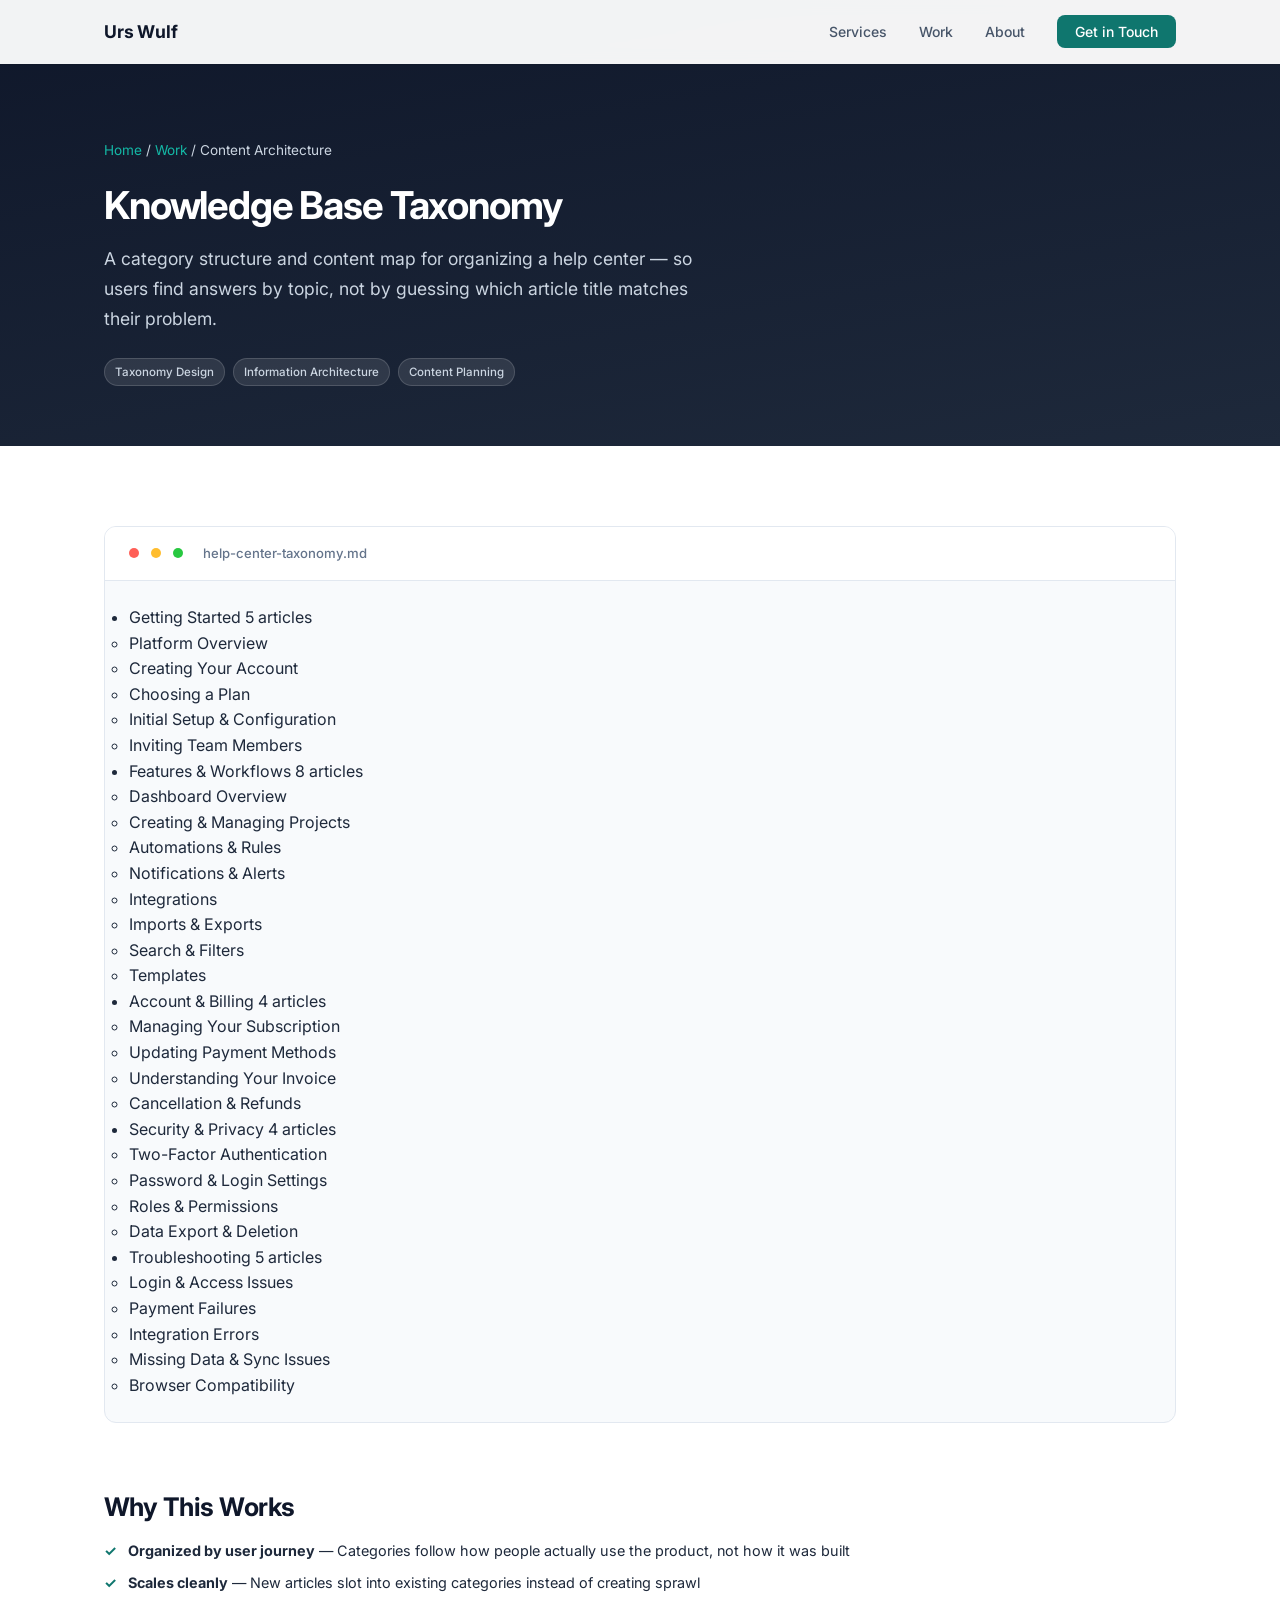
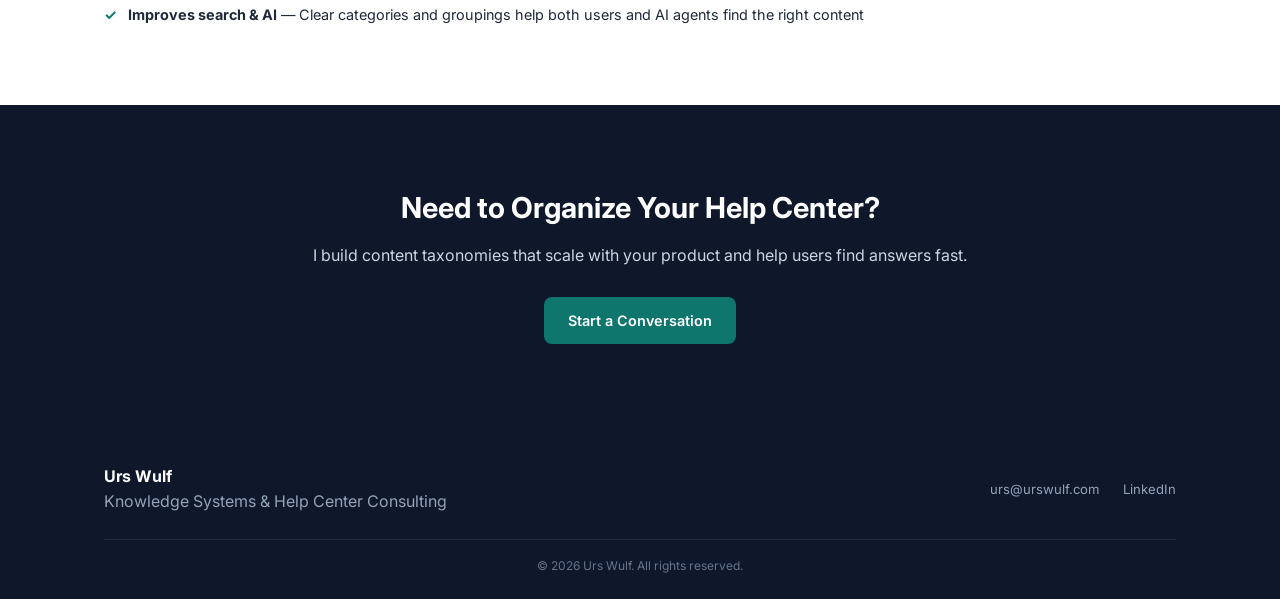
<file: examples/content-architecture.html>
﻿<!DOCTYPE html>
<html lang="en">
<head>
    <meta charset="UTF-8">
    <meta name="viewport" content="width=device-width, initial-scale=1.0">
    <title>Knowledge Base Architecture — Urs Wulf</title>
    <meta name="description" content="Example: A content taxonomy and category structure for organizing a help center at scale.">
    <link rel="preconnect" href="https://fonts.googleapis.com">
    <link rel="preconnect" href="https://fonts.gstatic.com" crossorigin>
    <link href="https://fonts.googleapis.com/css2?family=Inter:wght@400;500;600;700&display=swap" rel="stylesheet">
    <link rel="stylesheet" href="../styles.css">
</head>
<body>
    <!-- Navigation -->
    <nav class="nav scrolled" id="nav">
        <div class="nav-container">
            <a href="../index.html" class="nav-logo">Urs Wulf</a>
            <button class="nav-toggle" aria-label="Toggle navigation menu">
                <span></span>
                <span></span>
                <span></span>
            </button>
            <ul class="nav-links">
                <li><a href="../index.html#services">Services</a></li>
                <li><a href="../index.html#work">Work</a></li>
                <li><a href="../index.html#about">About</a></li>
                <li><a href="../index.html#contact" class="nav-cta">Get in Touch</a></li>
            </ul>
        </div>
    </nav>

    <!-- Hero -->
    <section class="example-hero">
        <div class="container">
            <div class="breadcrumb">
                <a href="../index.html">Home</a> / <a href="../index.html#work">Work</a> / Content Architecture
            </div>
            <h1>Knowledge Base Taxonomy</h1>
            <p class="example-description">A category structure and content map for organizing a help center — so users find answers by topic, not by guessing which article title matches their problem.</p>
            <div class="example-tags">
                <span class="tag">Taxonomy Design</span>
                <span class="tag">Information Architecture</span>
                <span class="tag">Content Planning</span>
            </div>
        </div>
    </section>

    <!-- Body Content -->
    <section class="example-body">
        <div class="container">

            <div class="example-section">
                <div class="deliverable">
                    <div class="deliverable-header">
                        <span class="dot red"></span>
                        <span class="dot yellow"></span>
                        <span class="dot green"></span>
                        <span>help-center-taxonomy.md</span>
                    </div>
                    <div class="deliverable-content">
                        <div class="category-tree">
                            <ul>
                                <li>
                                    <span class="tree-label">Getting Started</span>
                                    <span class="tree-count">5 articles</span>
                                    <ul>
                                        <li>Platform Overview</li>
                                        <li>Creating Your Account</li>
                                        <li>Choosing a Plan</li>
                                        <li>Initial Setup &amp; Configuration</li>
                                        <li>Inviting Team Members</li>
                                    </ul>
                                </li>
                                <li>
                                    <span class="tree-label">Features &amp; Workflows</span>
                                    <span class="tree-count">8 articles</span>
                                    <ul>
                                        <li>Dashboard Overview</li>
                                        <li>Creating &amp; Managing Projects</li>
                                        <li>Automations &amp; Rules</li>
                                        <li>Notifications &amp; Alerts</li>
                                        <li>Integrations</li>
                                        <li>Imports &amp; Exports</li>
                                        <li>Search &amp; Filters</li>
                                        <li>Templates</li>
                                    </ul>
                                </li>
                                <li>
                                    <span class="tree-label">Account &amp; Billing</span>
                                    <span class="tree-count">4 articles</span>
                                    <ul>
                                        <li>Managing Your Subscription</li>
                                        <li>Updating Payment Methods</li>
                                        <li>Understanding Your Invoice</li>
                                        <li>Cancellation &amp; Refunds</li>
                                    </ul>
                                </li>
                                <li>
                                    <span class="tree-label">Security &amp; Privacy</span>
                                    <span class="tree-count">4 articles</span>
                                    <ul>
                                        <li>Two-Factor Authentication</li>
                                        <li>Password &amp; Login Settings</li>
                                        <li>Roles &amp; Permissions</li>
                                        <li>Data Export &amp; Deletion</li>
                                    </ul>
                                </li>
                                <li>
                                    <span class="tree-label">Troubleshooting</span>
                                    <span class="tree-count">5 articles</span>
                                    <ul>
                                        <li>Login &amp; Access Issues</li>
                                        <li>Payment Failures</li>
                                        <li>Integration Errors</li>
                                        <li>Missing Data &amp; Sync Issues</li>
                                        <li>Browser Compatibility</li>
                                    </ul>
                                </li>
                            </ul>
                        </div>
                    </div>
                </div>
            </div>

            <div class="example-section">
                <h2>Why This Works</h2>
                <ul class="checklist">
                    <li class="checked"><strong>Organized by user journey</strong> — Categories follow how people actually use the product, not how it was built</li>
                    <li class="checked"><strong>Scales cleanly</strong> — New articles slot into existing categories instead of creating sprawl</li>
                    <li class="checked"><strong>Improves search &amp; AI</strong> — Clear categories and groupings help both users and AI agents find the right content</li>
                </ul>
            </div>

        </div>
    </section>

    <!-- CTA -->
    <section class="example-cta">
        <div class="container">
            <h2>Need to Organize Your Help Center?</h2>
            <p>I build content taxonomies that scale with your product and help users find answers fast.</p>
            <a href="../index.html#contact" class="btn btn-primary">Start a Conversation</a>
        </div>
    </section>

    <!-- Footer -->
    <footer class="footer">
        <div class="container">
            <div class="footer-content">
                <div class="footer-brand">
                    <span class="footer-logo">Urs Wulf</span>
                    <p>Knowledge Systems &amp; Help Center Consulting</p>
                </div>
                <div class="footer-links">
                    <a href="mailto:urs@urswulf.com">urs@urswulf.com</a>
                    <a href="https://www.linkedin.com/in/urswulf/" target="_blank" rel="noopener noreferrer">LinkedIn</a>
                </div>
            </div>
            <div class="footer-bottom">
                <p>&copy; 2026 Urs Wulf. All rights reserved.</p>
            </div>
        </div>
    </footer>

    <script>
        const navToggle = document.querySelector('.nav-toggle');
        const navLinks = document.querySelector('.nav-links');
        navToggle.addEventListener('click', () => {
            navLinks.classList.toggle('active');
            navToggle.classList.toggle('active');
        });
        document.querySelectorAll('.nav-links a').forEach(link => {
            link.addEventListener('click', () => {
                navLinks.classList.remove('active');
                navToggle.classList.remove('active');
            });
        });
    </script>
</body>
</html>
</file>
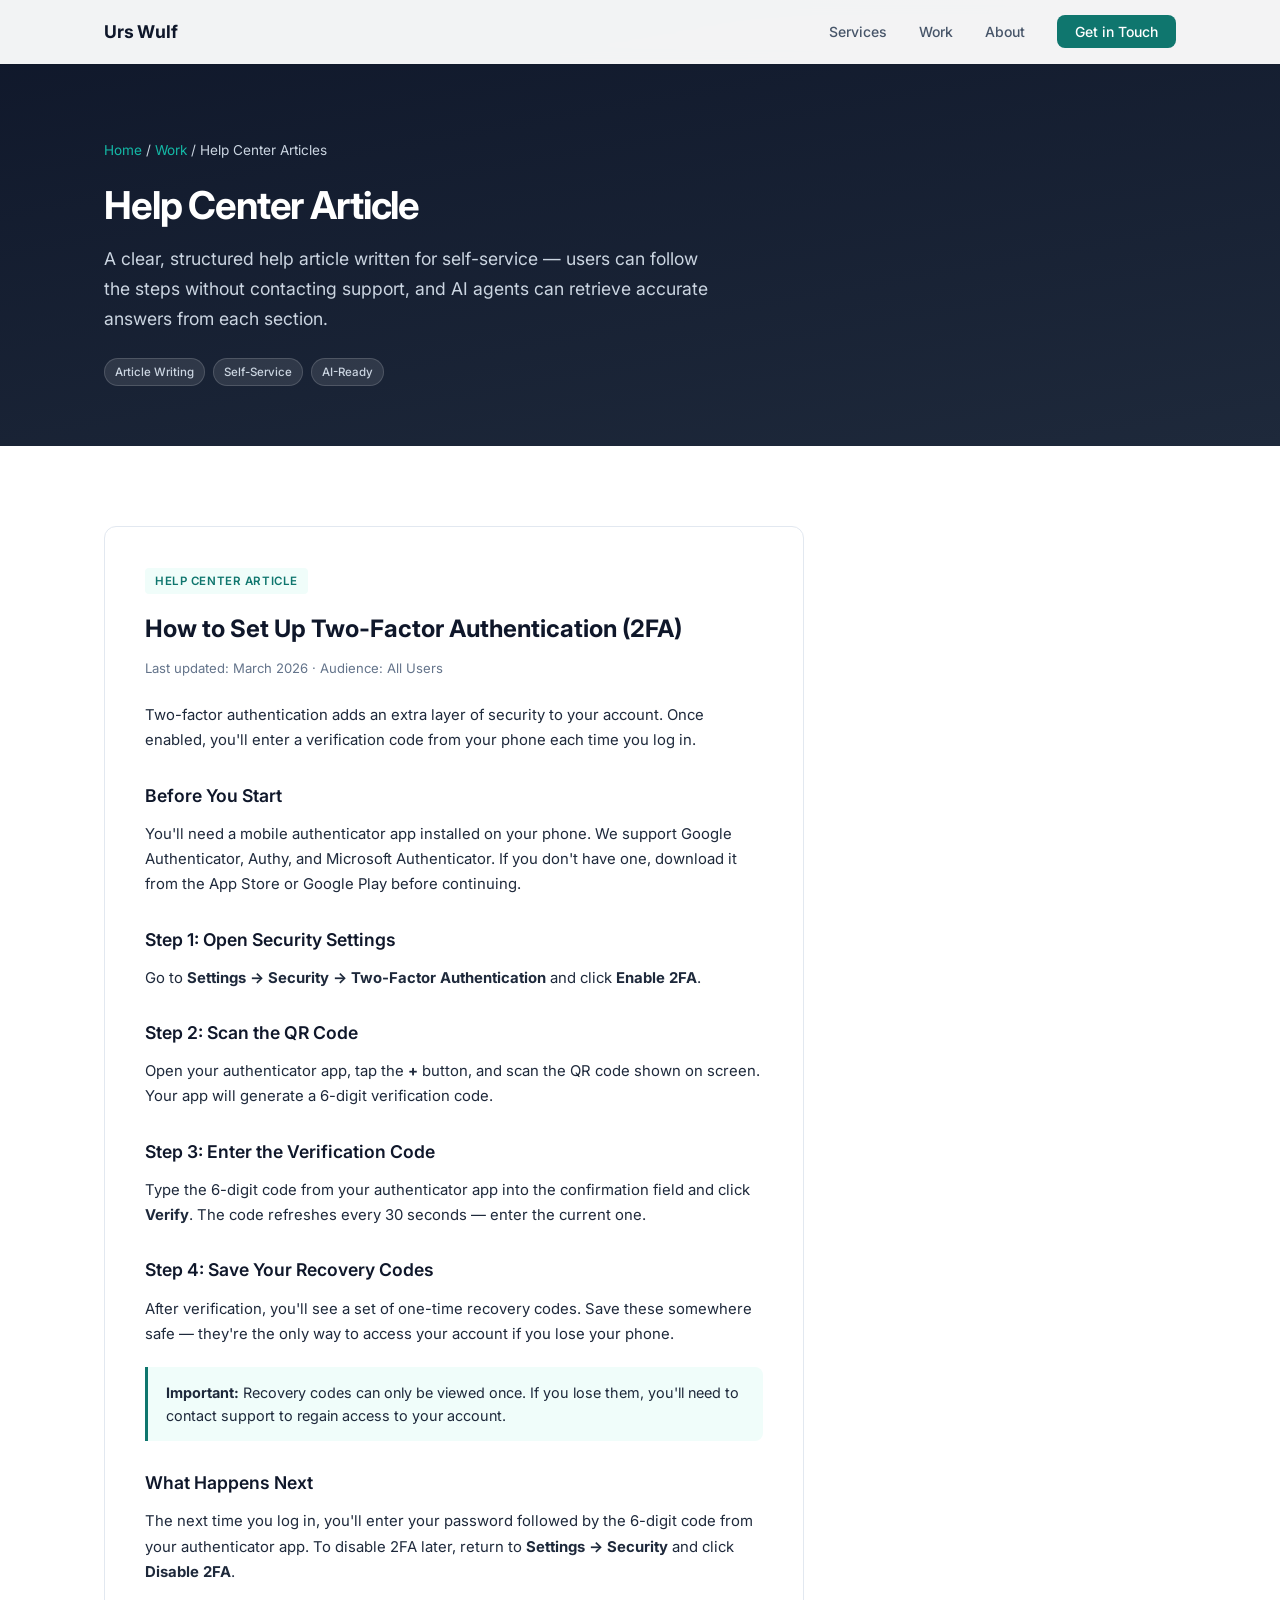
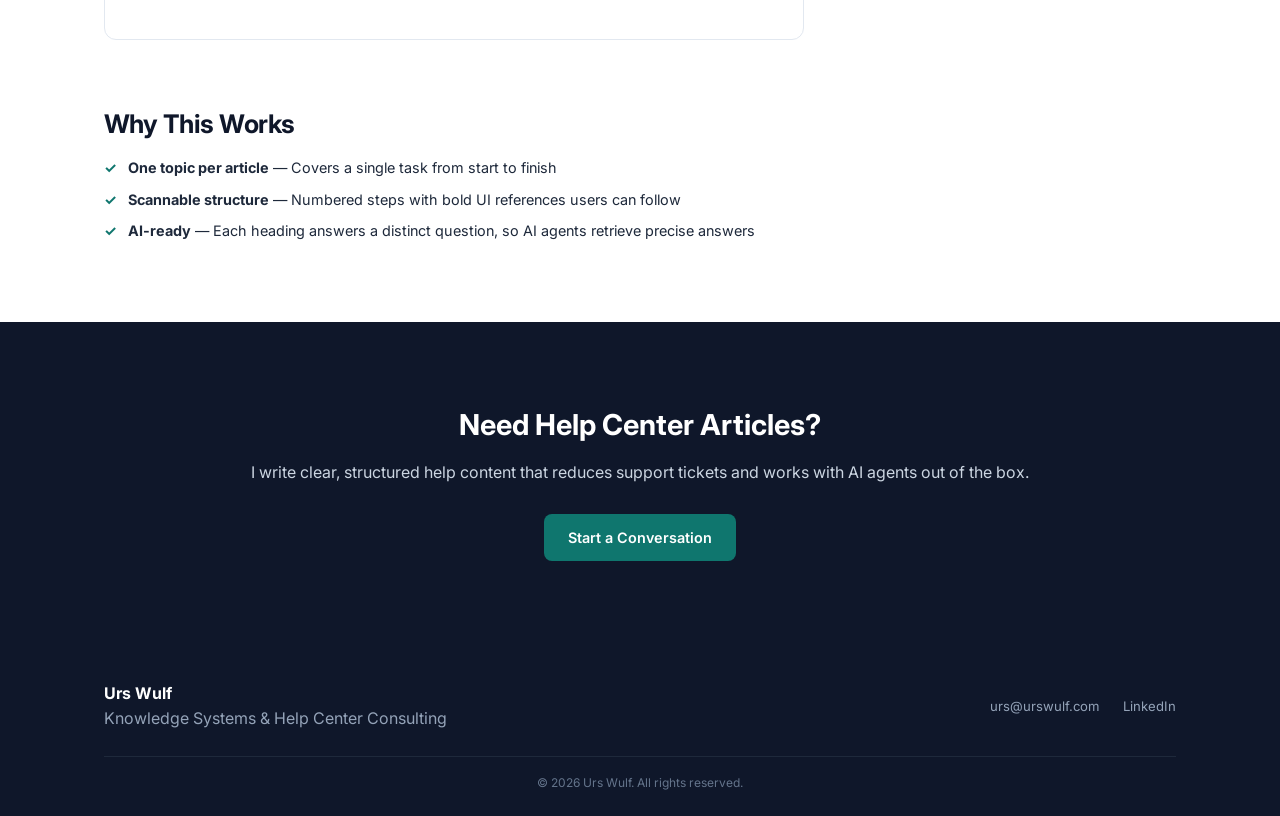
<file: examples/help-center-articles.html>
﻿<!DOCTYPE html>
<html lang="en">
<head>
    <meta charset="UTF-8">
    <meta name="viewport" content="width=device-width, initial-scale=1.0">
    <title>Help Center Article Writing — Urs Wulf</title>
    <meta name="description" content="Example: A structured, scannable help center article written for self-service and AI retrieval.">
    <link rel="preconnect" href="https://fonts.googleapis.com">
    <link rel="preconnect" href="https://fonts.gstatic.com" crossorigin>
    <link href="https://fonts.googleapis.com/css2?family=Inter:wght@400;500;600;700&display=swap" rel="stylesheet">
    <link rel="stylesheet" href="../styles.css">
</head>
<body>
    <!-- Navigation -->
    <nav class="nav scrolled" id="nav">
        <div class="nav-container">
            <a href="../index.html" class="nav-logo">Urs Wulf</a>
            <button class="nav-toggle" aria-label="Toggle navigation menu">
                <span></span>
                <span></span>
                <span></span>
            </button>
            <ul class="nav-links">
                <li><a href="../index.html#services">Services</a></li>
                <li><a href="../index.html#work">Work</a></li>
                <li><a href="../index.html#about">About</a></li>
                <li><a href="../index.html#contact" class="nav-cta">Get in Touch</a></li>
            </ul>
        </div>
    </nav>

    <!-- Hero -->
    <section class="example-hero">
        <div class="container">
            <div class="breadcrumb">
                <a href="../index.html">Home</a> / <a href="../index.html#work">Work</a> / Help Center Articles
            </div>
            <h1>Help Center Article</h1>
            <p class="example-description">A clear, structured help article written for self-service — users can follow the steps without contacting support, and AI agents can retrieve accurate answers from each section.</p>
            <div class="example-tags">
                <span class="tag">Article Writing</span>
                <span class="tag">Self-Service</span>
                <span class="tag">AI-Ready</span>
            </div>
        </div>
    </section>

    <!-- Body Content -->
    <section class="example-body">
        <div class="container">

            <div class="example-section">
                <div class="mock-article">
                    <span class="mock-article-badge">Help Center Article</span>
                    <h3>How to Set Up Two-Factor Authentication (2FA)</h3>
                    <p class="article-meta">Last updated: March 2026 · Audience: All Users</p>

                    <p>Two-factor authentication adds an extra layer of security to your account. Once enabled, you'll enter a verification code from your phone each time you log in.</p>

                    <h4>Before You Start</h4>
                    <p>You'll need a mobile authenticator app installed on your phone. We support Google Authenticator, Authy, and Microsoft Authenticator. If you don't have one, download it from the App Store or Google Play before continuing.</p>

                    <h4>Step 1: Open Security Settings</h4>
                    <p>Go to <strong>Settings → Security → Two-Factor Authentication</strong> and click <strong>Enable 2FA</strong>.</p>

                    <h4>Step 2: Scan the QR Code</h4>
                    <p>Open your authenticator app, tap the <strong>+</strong> button, and scan the QR code shown on screen. Your app will generate a 6-digit verification code.</p>

                    <h4>Step 3: Enter the Verification Code</h4>
                    <p>Type the 6-digit code from your authenticator app into the confirmation field and click <strong>Verify</strong>. The code refreshes every 30 seconds — enter the current one.</p>

                    <h4>Step 4: Save Your Recovery Codes</h4>
                    <p>After verification, you'll see a set of one-time recovery codes. Save these somewhere safe — they're the only way to access your account if you lose your phone.</p>

                    <div class="callout">
                        <strong>Important:</strong> Recovery codes can only be viewed once. If you lose them, you'll need to contact support to regain access to your account.
                    </div>

                    <h4>What Happens Next</h4>
                    <p>The next time you log in, you'll enter your password followed by the 6-digit code from your authenticator app. To disable 2FA later, return to <strong>Settings → Security</strong> and click <strong>Disable 2FA</strong>.</p>
                </div>
            </div>

            <div class="example-section">
                <h2>Why This Works</h2>
                <ul class="checklist">
                    <li class="checked"><strong>One topic per article</strong> — Covers a single task from start to finish</li>
                    <li class="checked"><strong>Scannable structure</strong> — Numbered steps with bold UI references users can follow</li>
                    <li class="checked"><strong>AI-ready</strong> — Each heading answers a distinct question, so AI agents retrieve precise answers</li>
                </ul>
            </div>

        </div>
    </section>

    <!-- CTA -->
    <section class="example-cta">
        <div class="container">
            <h2>Need Help Center Articles?</h2>
            <p>I write clear, structured help content that reduces support tickets and works with AI agents out of the box.</p>
            <a href="../index.html#contact" class="btn btn-primary">Start a Conversation</a>
        </div>
    </section>

    <!-- Footer -->
    <footer class="footer">
        <div class="container">
            <div class="footer-content">
                <div class="footer-brand">
                    <span class="footer-logo">Urs Wulf</span>
                    <p>Knowledge Systems &amp; Help Center Consulting</p>
                </div>
                <div class="footer-links">
                    <a href="mailto:urs@urswulf.com">urs@urswulf.com</a>
                    <a href="https://www.linkedin.com/in/urswulf/" target="_blank" rel="noopener noreferrer">LinkedIn</a>
                </div>
            </div>
            <div class="footer-bottom">
                <p>&copy; 2026 Urs Wulf. All rights reserved.</p>
            </div>
        </div>
    </footer>

    <script>
        const navToggle = document.querySelector('.nav-toggle');
        const navLinks = document.querySelector('.nav-links');
        navToggle.addEventListener('click', () => {
            navLinks.classList.toggle('active');
            navToggle.classList.toggle('active');
        });
        document.querySelectorAll('.nav-links a').forEach(link => {
            link.addEventListener('click', () => {
                navLinks.classList.remove('active');
                navToggle.classList.remove('active');
            });
        });
    </script>
</body>
</html>
</file>
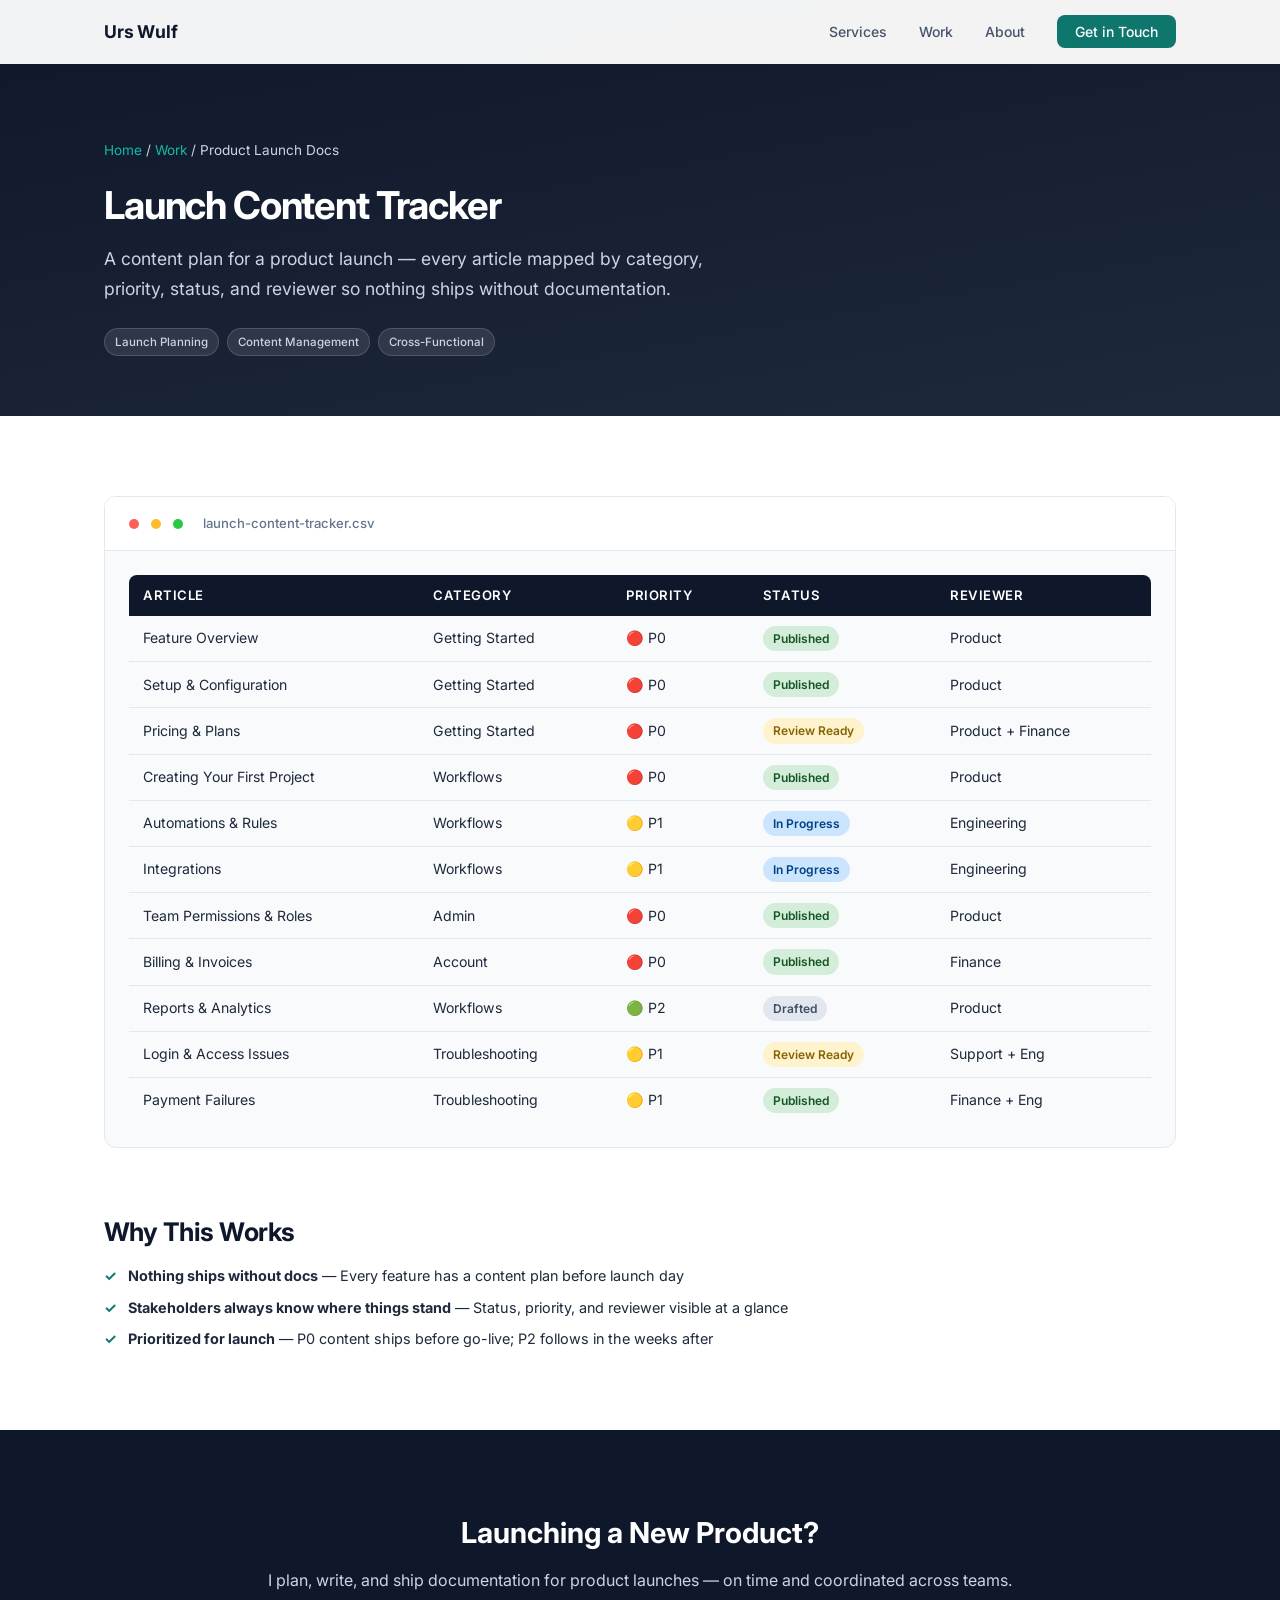
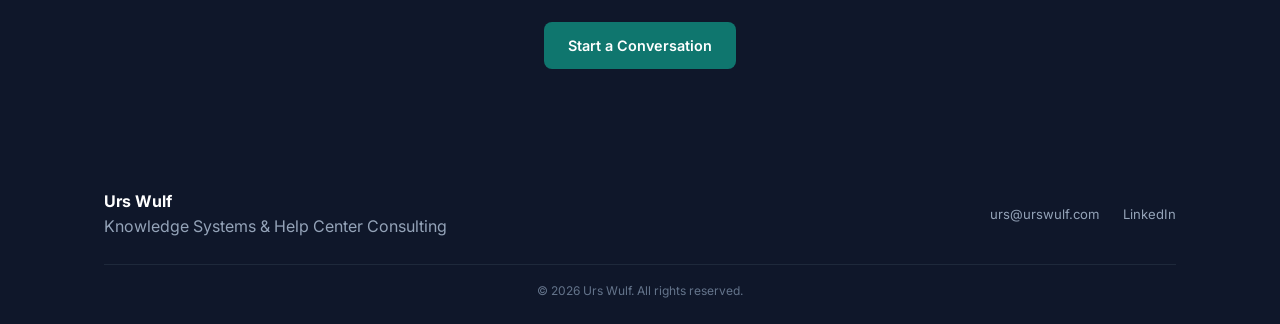
<file: examples/product-launch-docs.html>
﻿<!DOCTYPE html>
<html lang="en">
<head>
    <meta charset="UTF-8">
    <meta name="viewport" content="width=device-width, initial-scale=1.0">
    <title>Product Launch Documentation — Urs Wulf</title>
    <meta name="description" content="Example: A content tracker for managing documentation across a product launch.">
    <link rel="preconnect" href="https://fonts.googleapis.com">
    <link rel="preconnect" href="https://fonts.gstatic.com" crossorigin>
    <link href="https://fonts.googleapis.com/css2?family=Inter:wght@400;500;600;700&display=swap" rel="stylesheet">
    <link rel="stylesheet" href="../styles.css">
</head>
<body>
    <!-- Navigation -->
    <nav class="nav scrolled" id="nav">
        <div class="nav-container">
            <a href="../index.html" class="nav-logo">Urs Wulf</a>
            <button class="nav-toggle" aria-label="Toggle navigation menu">
                <span></span>
                <span></span>
                <span></span>
            </button>
            <ul class="nav-links">
                <li><a href="../index.html#services">Services</a></li>
                <li><a href="../index.html#work">Work</a></li>
                <li><a href="../index.html#about">About</a></li>
                <li><a href="../index.html#contact" class="nav-cta">Get in Touch</a></li>
            </ul>
        </div>
    </nav>

    <!-- Hero -->
    <section class="example-hero">
        <div class="container">
            <div class="breadcrumb">
                <a href="../index.html">Home</a> / <a href="../index.html#work">Work</a> / Product Launch Docs
            </div>
            <h1>Launch Content Tracker</h1>
            <p class="example-description">A content plan for a product launch — every article mapped by category, priority, status, and reviewer so nothing ships without documentation.</p>
            <div class="example-tags">
                <span class="tag">Launch Planning</span>
                <span class="tag">Content Management</span>
                <span class="tag">Cross-Functional</span>
            </div>
        </div>
    </section>

    <!-- Body Content -->
    <section class="example-body">
        <div class="container">

            <div class="example-section">
                <div class="deliverable">
                    <div class="deliverable-header">
                        <span class="dot red"></span>
                        <span class="dot yellow"></span>
                        <span class="dot green"></span>
                        <span>launch-content-tracker.csv</span>
                    </div>
                    <div class="deliverable-content">
                        <table>
                            <thead>
                                <tr>
                                    <th>Article</th>
                                    <th>Category</th>
                                    <th>Priority</th>
                                    <th>Status</th>
                                    <th>Reviewer</th>
                                </tr>
                            </thead>
                            <tbody>
                                <tr>
                                    <td>Feature Overview</td>
                                    <td>Getting Started</td>
                                    <td>&#x1F534; P0</td>
                                    <td><span class="status status-published">Published</span></td>
                                    <td>Product</td>
                                </tr>
                                <tr>
                                    <td>Setup &amp; Configuration</td>
                                    <td>Getting Started</td>
                                    <td>&#x1F534; P0</td>
                                    <td><span class="status status-published">Published</span></td>
                                    <td>Product</td>
                                </tr>
                                <tr>
                                    <td>Pricing &amp; Plans</td>
                                    <td>Getting Started</td>
                                    <td>&#x1F534; P0</td>
                                    <td><span class="status status-review">Review Ready</span></td>
                                    <td>Product + Finance</td>
                                </tr>
                                <tr>
                                    <td>Creating Your First Project</td>
                                    <td>Workflows</td>
                                    <td>&#x1F534; P0</td>
                                    <td><span class="status status-published">Published</span></td>
                                    <td>Product</td>
                                </tr>
                                <tr>
                                    <td>Automations &amp; Rules</td>
                                    <td>Workflows</td>
                                    <td>&#x1F7E1; P1</td>
                                    <td><span class="status status-in-progress">In Progress</span></td>
                                    <td>Engineering</td>
                                </tr>
                                <tr>
                                    <td>Integrations</td>
                                    <td>Workflows</td>
                                    <td>&#x1F7E1; P1</td>
                                    <td><span class="status status-in-progress">In Progress</span></td>
                                    <td>Engineering</td>
                                </tr>
                                <tr>
                                    <td>Team Permissions &amp; Roles</td>
                                    <td>Admin</td>
                                    <td>&#x1F534; P0</td>
                                    <td><span class="status status-published">Published</span></td>
                                    <td>Product</td>
                                </tr>
                                <tr>
                                    <td>Billing &amp; Invoices</td>
                                    <td>Account</td>
                                    <td>&#x1F534; P0</td>
                                    <td><span class="status status-published">Published</span></td>
                                    <td>Finance</td>
                                </tr>
                                <tr>
                                    <td>Reports &amp; Analytics</td>
                                    <td>Workflows</td>
                                    <td>&#x1F7E2; P2</td>
                                    <td><span class="status status-draft">Drafted</span></td>
                                    <td>Product</td>
                                </tr>
                                <tr>
                                    <td>Login &amp; Access Issues</td>
                                    <td>Troubleshooting</td>
                                    <td>&#x1F7E1; P1</td>
                                    <td><span class="status status-review">Review Ready</span></td>
                                    <td>Support + Eng</td>
                                </tr>
                                <tr>
                                    <td>Payment Failures</td>
                                    <td>Troubleshooting</td>
                                    <td>&#x1F7E1; P1</td>
                                    <td><span class="status status-published">Published</span></td>
                                    <td>Finance + Eng</td>
                                </tr>
                            </tbody>
                        </table>
                    </div>
                </div>
            </div>

            <div class="example-section">
                <h2>Why This Works</h2>
                <ul class="checklist">
                    <li class="checked"><strong>Nothing ships without docs</strong> — Every feature has a content plan before launch day</li>
                    <li class="checked"><strong>Stakeholders always know where things stand</strong> — Status, priority, and reviewer visible at a glance</li>
                    <li class="checked"><strong>Prioritized for launch</strong> — P0 content ships before go-live; P2 follows in the weeks after</li>
                </ul>
            </div>

        </div>
    </section>

    <!-- CTA -->
    <section class="example-cta">
        <div class="container">
            <h2>Launching a New Product?</h2>
            <p>I plan, write, and ship documentation for product launches — on time and coordinated across teams.</p>
            <a href="../index.html#contact" class="btn btn-primary">Start a Conversation</a>
        </div>
    </section>

    <!-- Footer -->
    <footer class="footer">
        <div class="container">
            <div class="footer-content">
                <div class="footer-brand">
                    <span class="footer-logo">Urs Wulf</span>
                    <p>Knowledge Systems &amp; Help Center Consulting</p>
                </div>
                <div class="footer-links">
                    <a href="mailto:urs@urswulf.com">urs@urswulf.com</a>
                    <a href="https://www.linkedin.com/in/urswulf/" target="_blank" rel="noopener noreferrer">LinkedIn</a>
                </div>
            </div>
            <div class="footer-bottom">
                <p>&copy; 2026 Urs Wulf. All rights reserved.</p>
            </div>
        </div>
    </footer>

    <script>
        const navToggle = document.querySelector('.nav-toggle');
        const navLinks = document.querySelector('.nav-links');
        navToggle.addEventListener('click', () => {
            navLinks.classList.toggle('active');
            navToggle.classList.toggle('active');
        });
        document.querySelectorAll('.nav-links a').forEach(link => {
            link.addEventListener('click', () => {
                navLinks.classList.remove('active');
                navToggle.classList.remove('active');
            });
        });
    </script>
</body>
</html>
</file>
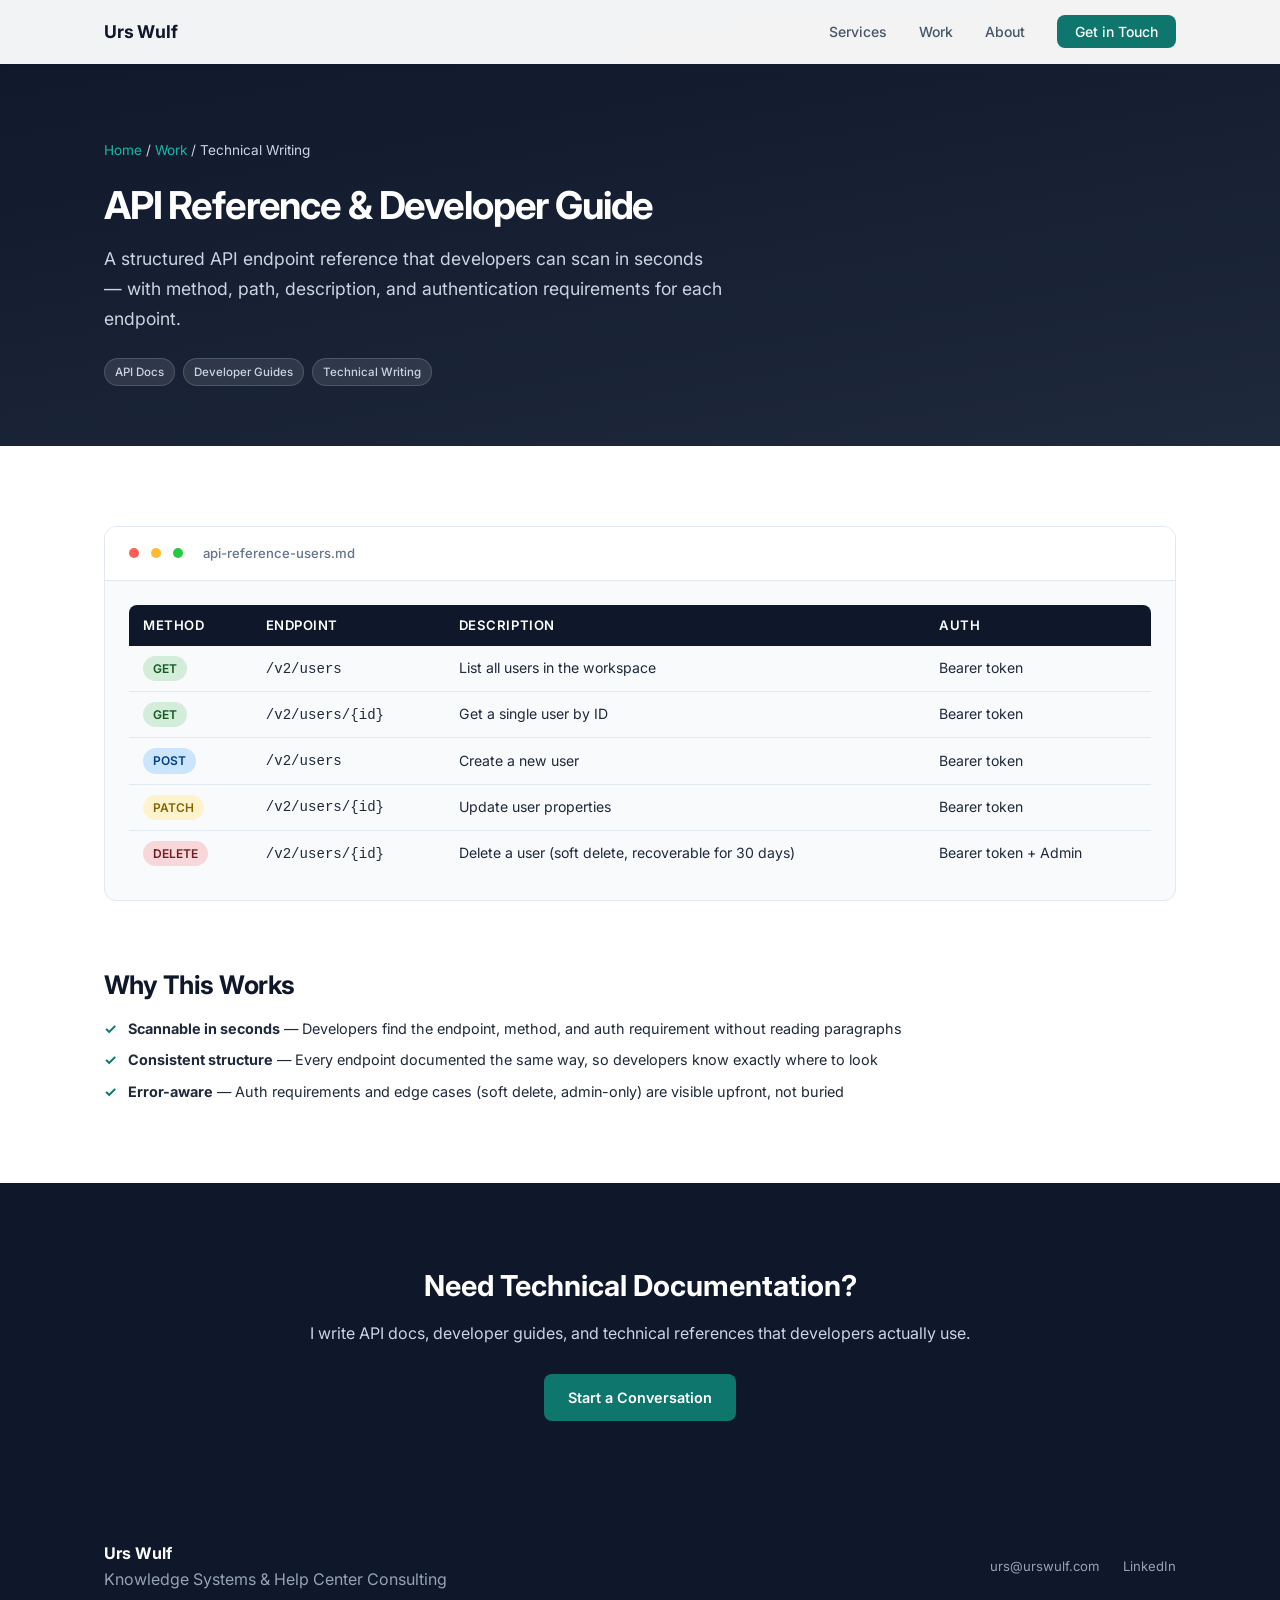
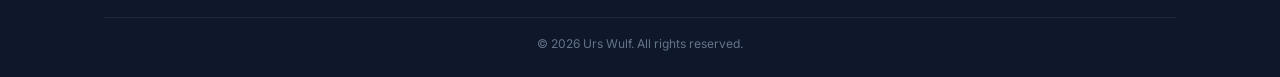
<file: examples/technical-writing.html>
﻿<!DOCTYPE html>
<html lang="en">
<head>
    <meta charset="UTF-8">
    <meta name="viewport" content="width=device-width, initial-scale=1.0">
    <title>Technical Writing — Urs Wulf</title>
    <meta name="description" content="Example: An API endpoint reference and quick start guide for developers.">
    <link rel="preconnect" href="https://fonts.googleapis.com">
    <link rel="preconnect" href="https://fonts.gstatic.com" crossorigin>
    <link href="https://fonts.googleapis.com/css2?family=Inter:wght@400;500;600;700&display=swap" rel="stylesheet">
    <link rel="stylesheet" href="../styles.css">
</head>
<body>
    <!-- Navigation -->
    <nav class="nav scrolled" id="nav">
        <div class="nav-container">
            <a href="../index.html" class="nav-logo">Urs Wulf</a>
            <button class="nav-toggle" aria-label="Toggle navigation menu">
                <span></span>
                <span></span>
                <span></span>
            </button>
            <ul class="nav-links">
                <li><a href="../index.html#services">Services</a></li>
                <li><a href="../index.html#work">Work</a></li>
                <li><a href="../index.html#about">About</a></li>
                <li><a href="../index.html#contact" class="nav-cta">Get in Touch</a></li>
            </ul>
        </div>
    </nav>

    <!-- Hero -->
    <section class="example-hero">
        <div class="container">
            <div class="breadcrumb">
                <a href="../index.html">Home</a> / <a href="../index.html#work">Work</a> / Technical Writing
            </div>
            <h1>API Reference &amp; Developer Guide</h1>
            <p class="example-description">A structured API endpoint reference that developers can scan in seconds — with method, path, description, and authentication requirements for each endpoint.</p>
            <div class="example-tags">
                <span class="tag">API Docs</span>
                <span class="tag">Developer Guides</span>
                <span class="tag">Technical Writing</span>
            </div>
        </div>
    </section>

    <!-- Body Content -->
    <section class="example-body">
        <div class="container">

            <div class="example-section">
                <div class="deliverable">
                    <div class="deliverable-header">
                        <span class="dot red"></span>
                        <span class="dot yellow"></span>
                        <span class="dot green"></span>
                        <span>api-reference-users.md</span>
                    </div>
                    <div class="deliverable-content">
                        <table>
                            <thead>
                                <tr>
                                    <th>Method</th>
                                    <th>Endpoint</th>
                                    <th>Description</th>
                                    <th>Auth</th>
                                </tr>
                            </thead>
                            <tbody>
                                <tr>
                                    <td><span class="status status-published">GET</span></td>
                                    <td><code>/v2/users</code></td>
                                    <td>List all users in the workspace</td>
                                    <td>Bearer token</td>
                                </tr>
                                <tr>
                                    <td><span class="status status-published">GET</span></td>
                                    <td><code>/v2/users/{id}</code></td>
                                    <td>Get a single user by ID</td>
                                    <td>Bearer token</td>
                                </tr>
                                <tr>
                                    <td><span class="status status-in-progress">POST</span></td>
                                    <td><code>/v2/users</code></td>
                                    <td>Create a new user</td>
                                    <td>Bearer token</td>
                                </tr>
                                <tr>
                                    <td><span class="status status-review">PATCH</span></td>
                                    <td><code>/v2/users/{id}</code></td>
                                    <td>Update user properties</td>
                                    <td>Bearer token</td>
                                </tr>
                                <tr>
                                    <td><span class="status status-outdated">DELETE</span></td>
                                    <td><code>/v2/users/{id}</code></td>
                                    <td>Delete a user (soft delete, recoverable for 30 days)</td>
                                    <td>Bearer token + Admin</td>
                                </tr>
                            </tbody>
                        </table>
                    </div>
                </div>
            </div>

            <div class="example-section">
                <h2>Why This Works</h2>
                <ul class="checklist">
                    <li class="checked"><strong>Scannable in seconds</strong> — Developers find the endpoint, method, and auth requirement without reading paragraphs</li>
                    <li class="checked"><strong>Consistent structure</strong> — Every endpoint documented the same way, so developers know exactly where to look</li>
                    <li class="checked"><strong>Error-aware</strong> — Auth requirements and edge cases (soft delete, admin-only) are visible upfront, not buried</li>
                </ul>
            </div>

        </div>
    </section>

    <!-- CTA -->
    <section class="example-cta">
        <div class="container">
            <h2>Need Technical Documentation?</h2>
            <p>I write API docs, developer guides, and technical references that developers actually use.</p>
            <a href="../index.html#contact" class="btn btn-primary">Start a Conversation</a>
        </div>
    </section>

    <!-- Footer -->
    <footer class="footer">
        <div class="container">
            <div class="footer-content">
                <div class="footer-brand">
                    <span class="footer-logo">Urs Wulf</span>
                    <p>Knowledge Systems &amp; Help Center Consulting</p>
                </div>
                <div class="footer-links">
                    <a href="mailto:urs@urswulf.com">urs@urswulf.com</a>
                    <a href="https://www.linkedin.com/in/urswulf/" target="_blank" rel="noopener noreferrer">LinkedIn</a>
                </div>
            </div>
            <div class="footer-bottom">
                <p>&copy; 2026 Urs Wulf. All rights reserved.</p>
            </div>
        </div>
    </footer>

    <script>
        const navToggle = document.querySelector('.nav-toggle');
        const navLinks = document.querySelector('.nav-links');
        navToggle.addEventListener('click', () => {
            navLinks.classList.toggle('active');
            navToggle.classList.toggle('active');
        });
        document.querySelectorAll('.nav-links a').forEach(link => {
            link.addEventListener('click', () => {
                navLinks.classList.remove('active');
                navToggle.classList.remove('active');
            });
        });
    </script>
</body>
</html>
</file>
<file: styles.css>
/* ========================================
   Urs Wulf — Portfolio
   ======================================== */

/* --- Custom Properties --- */
:root {
    --color-navy: #0f172a;
    --color-navy-light: #1e293b;
    --color-accent: #0f766e;
    --color-accent-light: #14b8a6;
    --color-accent-bg: #f0fdfa;
    --color-white: #ffffff;
    --color-gray-50: #f8fafc;
    --color-gray-100: #f1f5f9;
    --color-gray-200: #e2e8f0;
    --color-gray-300: #cbd5e1;
    --color-gray-400: #94a3b8;
    --color-gray-500: #64748b;
    --color-gray-600: #475569;
    --color-gray-700: #334155;
    --color-gray-900: #0f172a;
    --color-text: #1e293b;
    --color-text-secondary: #64748b;
    --font-body: 'Inter', -apple-system, BlinkMacSystemFont, 'Segoe UI', sans-serif;
    --max-width: 1120px;
    --nav-height: 64px;
    --radius: 8px;
    --radius-lg: 12px;
    --shadow-sm: 0 1px 2px rgba(0,0,0,0.05);
    --shadow-md: 0 4px 12px rgba(0,0,0,0.08);
    --shadow-lg: 0 8px 24px rgba(0,0,0,0.1);
    --transition: 0.2s ease;
}

/* --- Reset & Base --- */
*, *::before, *::after {
    margin: 0;
    padding: 0;
    box-sizing: border-box;
}

html {
    scroll-behavior: smooth;
}

body {
    font-family: var(--font-body);
    color: var(--color-text);
    line-height: 1.6;
    background: var(--color-white);
    -webkit-font-smoothing: antialiased;
}

img {
    max-width: 100%;
    display: block;
}

a {
    color: inherit;
    text-decoration: none;
}

/* --- Layout --- */
.container {
    max-width: var(--max-width);
    margin: 0 auto;
    padding: 0 24px;
}

/* ========================================
   Navigation
   ======================================== */
.nav {
    position: fixed;
    top: 0;
    left: 0;
    right: 0;
    height: var(--nav-height);
    z-index: 1000;
    background: transparent;
    transition: background var(--transition), box-shadow var(--transition);
}

.nav.scrolled {
    background: rgba(255, 255, 255, 0.95);
    box-shadow: var(--shadow-sm);
    backdrop-filter: blur(8px);
}

.nav-container {
    max-width: var(--max-width);
    margin: 0 auto;
    padding: 0 24px;
    height: 100%;
    display: flex;
    align-items: center;
    justify-content: space-between;
}

.nav-logo {
    font-size: 1.1rem;
    font-weight: 700;
    color: var(--color-navy);
    letter-spacing: -0.01em;
}

.nav-links {
    list-style: none;
    display: flex;
    align-items: center;
    gap: 32px;
}

.nav-links a {
    font-size: 0.875rem;
    font-weight: 500;
    color: var(--color-gray-600);
    transition: color var(--transition);
}

.nav-links a:hover {
    color: var(--color-accent);
}

.nav-cta {
    background: var(--color-accent);
    color: var(--color-white) !important;
    padding: 8px 18px;
    border-radius: var(--radius);
    transition: background var(--transition) !important;
}

.nav-cta:hover {
    background: var(--color-accent-light) !important;
}

/* Mobile Nav Toggle */
.nav-toggle {
    display: none;
    flex-direction: column;
    gap: 5px;
    background: none;
    border: none;
    cursor: pointer;
    padding: 4px;
}

.nav-toggle span {
    display: block;
    width: 22px;
    height: 2px;
    background: var(--color-navy);
    border-radius: 2px;
    transition: transform var(--transition), opacity var(--transition);
}

.nav-toggle.active span:nth-child(1) {
    transform: rotate(45deg) translate(5px, 5px);
}

.nav-toggle.active span:nth-child(2) {
    opacity: 0;
}

.nav-toggle.active span:nth-child(3) {
    transform: rotate(-45deg) translate(5px, -5px);
}

/* ========================================
   Buttons
   ======================================== */
.btn {
    display: inline-block;
    font-family: var(--font-body);
    font-size: 0.9rem;
    font-weight: 600;
    padding: 12px 24px;
    border-radius: var(--radius);
    border: none;
    cursor: pointer;
    transition: all var(--transition);
    text-align: center;
}

.btn-primary {
    background: var(--color-accent);
    color: var(--color-white);
}

.btn-primary:hover {
    background: var(--color-accent-light);
    transform: translateY(-1px);
    box-shadow: 0 4px 12px rgba(15, 118, 110, 0.25);
}

.btn-secondary {
    background: transparent;
    color: var(--color-navy);
    border: 1.5px solid var(--color-gray-300);
}

.btn-secondary:hover {
    border-color: var(--color-accent);
    color: var(--color-accent);
}

.btn-full {
    width: 100%;
}

/* ========================================
   Hero
   ======================================== */
.hero {
    padding: 140px 0 72px;
    background: var(--color-white);
}

.hero-content {
    max-width: 680px;
}

.hero h1 {
    font-size: 2.75rem;
    font-weight: 700;
    line-height: 1.15;
    color: var(--color-navy);
    letter-spacing: -0.03em;
    margin-bottom: 20px;
}

.hero-subtitle {
    font-size: 1.1rem;
    line-height: 1.7;
    color: var(--color-text-secondary);
    margin-bottom: 32px;
    max-width: 560px;
}

.hero-ctas {
    display: flex;
    gap: 12px;
    flex-wrap: wrap;
}

/* ========================================
   Proof Bar
   ======================================== */
.proof-bar {
    padding: 36px 0;
    border-top: 1px solid var(--color-gray-100);
    border-bottom: 1px solid var(--color-gray-100);
    background: var(--color-gray-50);
}

.proof-grid {
    display: grid;
    grid-template-columns: repeat(4, 1fr);
    gap: 32px;
    text-align: center;
}

.proof-item {
    display: flex;
    flex-direction: column;
    gap: 4px;
}

.proof-number {
    font-size: 1.5rem;
    font-weight: 700;
    color: var(--color-navy);
    letter-spacing: -0.02em;
}

.proof-label {
    font-size: 0.8rem;
    color: var(--color-gray-500);
    font-weight: 500;
}

/* ========================================
   Section Shared
   ======================================== */
.section-header {
    text-align: center;
    max-width: 600px;
    margin: 0 auto 48px;
}

.section-header h2 {
    font-size: 1.75rem;
    font-weight: 700;
    color: var(--color-navy);
    letter-spacing: -0.02em;
    margin-bottom: 12px;
}

.section-header p {
    font-size: 1rem;
    color: var(--color-text-secondary);
    line-height: 1.7;
}

.section-note {
    font-size: 0.85rem;
    color: var(--color-gray-500);
    font-style: italic;
    line-height: 1.6;
}

/* ========================================
   Services
   ======================================== */
.services {
    padding: 80px 0;
    background: var(--color-white);
}

.services-grid {
    display: grid;
    grid-template-columns: repeat(3, 1fr);
    gap: 24px;
}

.service-card {
    padding: 32px;
    background: var(--color-gray-50);
    border-radius: var(--radius-lg);
    border: 1px solid var(--color-gray-100);
    transition: all var(--transition);
}

.service-card:hover {
    box-shadow: var(--shadow-md);
    border-color: var(--color-gray-200);
}

.service-card-featured {
    background: var(--color-accent-bg);
    border-color: rgba(15, 118, 110, 0.15);
}

.service-icon {
    display: inline-flex;
    align-items: center;
    justify-content: center;
    width: 48px;
    height: 48px;
    background: var(--color-accent-bg);
    border-radius: var(--radius);
    color: var(--color-accent);
    margin-bottom: 16px;
}

.service-card-featured .service-icon {
    background: rgba(15, 118, 110, 0.15);
}

.service-card h3 {
    font-size: 1.05rem;
    font-weight: 600;
    color: var(--color-navy);
    margin-bottom: 10px;
}

.service-card > p {
    font-size: 0.9rem;
    color: var(--color-text-secondary);
    line-height: 1.6;
    margin-bottom: 16px;
}

.service-details {
    list-style: none;
    padding: 0;
    margin: 0;
}

.service-details li {
    font-size: 0.82rem;
    color: var(--color-gray-600);
    padding: 5px 0;
    padding-left: 16px;
    position: relative;
}

.service-details li::before {
    content: '';
    position: absolute;
    left: 0;
    top: 12px;
    width: 5px;
    height: 5px;
    border-radius: 50%;
    background: var(--color-accent);
}

/* ========================================
   Selected Work / Projects
   ======================================== */
.work {
    padding: 80px 0;
    background: var(--color-gray-50);
}

.work-grid {
    display: flex;
    flex-direction: column;
    gap: 32px;
}

.project-card {
    display: grid;
    grid-template-columns: 1fr 1.4fr;
    background: var(--color-white);
    border-radius: var(--radius-lg);
    border: 1px solid var(--color-gray-200);
    overflow: hidden;
    transition: all var(--transition);
}

.project-card:hover {
    box-shadow: var(--shadow-md);
}

.project-image {
    background: var(--color-gray-100);
    display: flex;
    align-items: center;
    justify-content: center;
    min-height: 280px;
}

.image-placeholder {
    display: flex;
    flex-direction: column;
    align-items: center;
    gap: 12px;
    color: var(--color-gray-400);
    padding: 24px;
    text-align: center;
}

.image-placeholder span {
    font-size: 0.8rem;
    font-weight: 500;
}

.project-content {
    padding: 32px;
}

.project-label {
    font-size: 0.72rem;
    font-weight: 600;
    text-transform: uppercase;
    letter-spacing: 0.06em;
    color: var(--color-accent);
    margin-bottom: 8px;
}

.project-card h3 {
    font-size: 1.15rem;
    font-weight: 600;
    color: var(--color-navy);
    margin-bottom: 6px;
    letter-spacing: -0.01em;
}

.project-meta {
    font-size: 0.8rem;
    color: var(--color-gray-500);
    margin-bottom: 16px;
    font-weight: 500;
}

.project-detail {
    margin-bottom: 12px;
}

.project-detail:last-child {
    margin-bottom: 0;
}

.project-detail strong {
    display: block;
    font-size: 0.72rem;
    font-weight: 600;
    text-transform: uppercase;
    letter-spacing: 0.04em;
    color: var(--color-gray-500);
    margin-bottom: 4px;
}

.project-detail p {
    font-size: 0.88rem;
    color: var(--color-text);
    line-height: 1.6;
}

/* ========================================
   Case Studies
   ======================================== */
.case-studies {
    padding: 80px 0;
    background: var(--color-white);
}

.case-studies-grid {
    display: grid;
    grid-template-columns: repeat(2, 1fr);
    gap: 24px;
}

.case-study {
    padding: 32px;
    background: var(--color-gray-50);
    border-radius: var(--radius-lg);
    border: 1px solid var(--color-gray-100);
}

.case-study-metric {
    font-size: 1.75rem;
    font-weight: 700;
    color: var(--color-accent);
    letter-spacing: -0.02em;
    margin-bottom: 8px;
}

.case-study h3 {
    font-size: 1.05rem;
    font-weight: 600;
    color: var(--color-navy);
    margin-bottom: 20px;
}

.case-study-block {
    margin-bottom: 14px;
}

.case-study-block:last-child {
    margin-bottom: 0;
}

.case-study-block strong {
    display: block;
    font-size: 0.72rem;
    font-weight: 600;
    text-transform: uppercase;
    letter-spacing: 0.04em;
    color: var(--color-gray-500);
    margin-bottom: 4px;
}

.case-study-block p {
    font-size: 0.88rem;
    color: var(--color-text);
    line-height: 1.6;
}

/* ========================================
   Process / How I Work
   ======================================== */
.process {
    padding: 80px 0;
    background: var(--color-navy);
    color: var(--color-white);
}

.process .section-header h2 {
    color: var(--color-white);
}

.process .section-header p {
    color: var(--color-gray-400);
}

.process-grid {
    display: grid;
    grid-template-columns: repeat(4, 1fr);
    gap: 32px;
}

.process-step {
    position: relative;
}

.process-number {
    display: inline-flex;
    align-items: center;
    justify-content: center;
    width: 36px;
    height: 36px;
    background: var(--color-accent);
    color: var(--color-white);
    font-size: 0.9rem;
    font-weight: 700;
    border-radius: 50%;
    margin-bottom: 14px;
}

.process-step h3 {
    font-size: 1rem;
    font-weight: 600;
    color: var(--color-white);
    margin-bottom: 8px;
}

.process-step p {
    font-size: 0.88rem;
    color: var(--color-gray-400);
    line-height: 1.6;
}

/* ========================================
   About
   ======================================== */
.about {
    padding: 80px 0;
    background: var(--color-gray-50);
}

.about-content {
    max-width: 640px;
}

.about-content h2 {
    font-size: 1.75rem;
    font-weight: 700;
    color: var(--color-navy);
    letter-spacing: -0.02em;
    margin-bottom: 20px;
}

.about-content p {
    font-size: 0.95rem;
    color: var(--color-text-secondary);
    line-height: 1.75;
    margin-bottom: 14px;
}

.about-content p:last-child {
    margin-bottom: 0;
}

/* ========================================
   Contact
   ======================================== */
.contact {
    padding: 80px 0;
    background: var(--color-white);
}

.contact-options {
    display: grid;
    grid-template-columns: repeat(3, 1fr);
    gap: 16px;
    max-width: 720px;
    margin: 0 auto 48px;
}

.contact-link {
    display: flex;
    align-items: center;
    gap: 14px;
    padding: 18px 22px;
    background: var(--color-gray-50);
    border: 1px solid var(--color-gray-200);
    border-radius: var(--radius);
    transition: all var(--transition);
}

.contact-link:hover {
    border-color: var(--color-accent);
    box-shadow: var(--shadow-sm);
}

.contact-link-icon {
    display: flex;
    align-items: center;
    justify-content: center;
    flex-shrink: 0;
    width: 40px;
    height: 40px;
    background: var(--color-accent-bg);
    color: var(--color-accent);
    border-radius: var(--radius);
}

.contact-link-text {
    display: flex;
    flex-direction: column;
    gap: 2px;
}

.contact-link-label {
    font-size: 0.72rem;
    font-weight: 600;
    text-transform: uppercase;
    letter-spacing: 0.05em;
    color: var(--color-gray-500);
}

.contact-link-action {
    font-size: 0.88rem;
    font-weight: 600;
    color: var(--color-accent);
}

.contact-form-wrapper {
    max-width: 560px;
    margin: 0 auto;
}

.contact-form-heading {
    font-size: 0.95rem;
    font-weight: 600;
    color: var(--color-navy);
    margin-bottom: 20px;
    text-align: center;
}

.contact-form {
    display: flex;
    flex-direction: column;
    gap: 16px;
}

.form-row {
    display: grid;
    grid-template-columns: 1fr 1fr;
    gap: 16px;
}

.form-group {
    display: flex;
    flex-direction: column;
    gap: 5px;
}

.form-group label {
    font-size: 0.82rem;
    font-weight: 600;
    color: var(--color-gray-700);
}

.form-group input,
.form-group select,
.form-group textarea {
    font-family: var(--font-body);
    font-size: 0.9rem;
    padding: 10px 14px;
    border: 1px solid var(--color-gray-200);
    border-radius: var(--radius);
    background: var(--color-white);
    color: var(--color-text);
    transition: border-color var(--transition), box-shadow var(--transition);
    outline: none;
}

.form-group input:focus,
.form-group select:focus,
.form-group textarea:focus {
    border-color: var(--color-accent);
    box-shadow: 0 0 0 3px rgba(15, 118, 110, 0.1);
}

.form-group textarea {
    resize: vertical;
    min-height: 100px;
}

/* ========================================
   Footer
   ======================================== */
.footer {
    padding: 40px 0 24px;
    background: var(--color-navy);
    color: var(--color-gray-400);
}

.footer-content {
    display: flex;
    justify-content: space-between;
    align-items: center;
    padding-bottom: 24px;
    border-bottom: 1px solid var(--color-navy-light);
}

.footer-logo {
    font-size: 1rem;
    font-weight: 700;
    color: var(--color-white);
}

.footer-links {
    display: flex;
    gap: 24px;
}

.footer-links a {
    font-size: 0.82rem;
    color: var(--color-gray-400);
    transition: color var(--transition);
}

.footer-links a:hover {
    color: var(--color-white);
}

.footer-bottom {
    padding-top: 16px;
    text-align: center;
}

.footer-bottom p {
    font-size: 0.75rem;
    color: var(--color-gray-500);
}

/* ========================================
   Responsive
   ======================================== */
@media (max-width: 768px) {
    .nav-toggle {
        display: flex;
    }

    .nav-links {
        display: none;
        position: absolute;
        top: var(--nav-height);
        left: 0;
        right: 0;
        flex-direction: column;
        background: var(--color-white);
        padding: 16px 24px;
        gap: 12px;
        box-shadow: var(--shadow-md);
    }

    .nav-links.active {
        display: flex;
    }

    .hero {
        padding: 120px 0 56px;
    }

    .hero h1 {
        font-size: 2rem;
    }

    .hero-subtitle {
        font-size: 1rem;
    }

    .proof-grid {
        grid-template-columns: repeat(2, 1fr);
        gap: 20px;
    }

    .services-grid {
        grid-template-columns: 1fr;
    }

    .project-card {
        grid-template-columns: 1fr;
    }

    .project-image {
        min-height: 180px;
    }

    .case-studies-grid {
        grid-template-columns: 1fr;
    }

    .process-grid {
        grid-template-columns: repeat(2, 1fr);
        gap: 24px;
    }

    .contact-options {
        grid-template-columns: 1fr;
    }

    .form-row {
        grid-template-columns: 1fr;
    }

    .footer-content {
        flex-direction: column;
        gap: 16px;
        text-align: center;
    }

    .footer-links {
        flex-wrap: wrap;
        justify-content: center;
        gap: 16px;
    }
}

@media (max-width: 480px) {
    .hero h1 {
        font-size: 1.75rem;
    }

    .proof-grid {
        grid-template-columns: 1fr;
    }

    .process-grid {
        grid-template-columns: 1fr;
    }
}

/* ========================================
   Example / Case Study Subpages
   (preserved for /examples/ pages)
   ======================================== */

/* --- Example Page Layout --- */
.example-hero {
    padding: 140px 0 60px;
    background: linear-gradient(170deg, var(--color-navy) 0%, var(--color-navy-light) 100%);
    color: var(--color-white);
}

.example-hero .breadcrumb {
    font-size: 0.85rem;
    color: var(--color-gray-300);
    margin-bottom: 20px;
}

.example-hero .breadcrumb a {
    color: var(--color-accent-light);
    transition: color var(--transition);
}

.example-hero .breadcrumb a:hover {
    color: var(--color-white);
}

.example-hero h1 {
    font-size: 2.4rem;
    font-weight: 700;
    letter-spacing: -0.03em;
    line-height: 1.2;
    margin-bottom: 16px;
    max-width: 700px;
}

.example-hero .example-description {
    font-size: 1.1rem;
    color: var(--color-gray-300);
    line-height: 1.7;
    max-width: 620px;
}

.example-tags {
    display: flex;
    flex-wrap: wrap;
    gap: 8px;
    margin-top: 24px;
}

.example-tags .tag {
    background: rgba(255, 255, 255, 0.1);
    color: var(--color-gray-300);
    border: 1px solid rgba(255, 255, 255, 0.15);
}

.tag {
    font-size: 0.72rem;
    font-weight: 500;
    padding: 4px 10px;
    background: var(--color-gray-100);
    color: var(--color-gray-500);
    border-radius: 20px;
}

/* --- Example Body --- */
.example-body {
    padding: 80px 0;
}

.example-section {
    margin-bottom: 64px;
}

.example-section:last-child {
    margin-bottom: 0;
}

.example-section > h2 {
    font-size: 1.6rem;
    font-weight: 700;
    color: var(--color-navy);
    letter-spacing: -0.02em;
    margin-bottom: 12px;
}

.example-section > p {
    font-size: 1rem;
    color: var(--color-text-secondary);
    line-height: 1.7;
    max-width: 700px;
    margin-bottom: 32px;
}

/* --- Deliverable Blocks --- */
.deliverable {
    background: var(--color-gray-50);
    border: 1px solid var(--color-gray-200);
    border-radius: var(--radius-lg);
    overflow: hidden;
    margin-bottom: 32px;
}

.deliverable-header {
    display: flex;
    align-items: center;
    gap: 12px;
    padding: 16px 24px;
    background: var(--color-white);
    border-bottom: 1px solid var(--color-gray-200);
}

.deliverable-header .dot {
    width: 10px;
    height: 10px;
    border-radius: 50%;
}

.deliverable-header .dot.red { background: #ff5f57; }
.deliverable-header .dot.yellow { background: #ffbd2e; }
.deliverable-header .dot.green { background: #28c840; }

.deliverable-header span:last-child {
    font-size: 0.82rem;
    font-weight: 500;
    color: var(--color-gray-500);
    margin-left: 8px;
}

.deliverable-content {
    padding: 24px;
    overflow-x: auto;
}

/* --- Tables in Deliverables --- */
.deliverable table {
    width: 100%;
    border-collapse: collapse;
    font-size: 0.88rem;
}

.deliverable th {
    text-align: left;
    padding: 10px 14px;
    background: var(--color-navy);
    color: var(--color-white);
    font-weight: 600;
    font-size: 0.82rem;
    text-transform: uppercase;
    letter-spacing: 0.04em;
}

.deliverable th:first-child {
    border-radius: var(--radius) 0 0 0;
}

.deliverable th:last-child {
    border-radius: 0 var(--radius) 0 0;
}

.deliverable td {
    padding: 10px 14px;
    border-bottom: 1px solid var(--color-gray-200);
    color: var(--color-text);
}

.deliverable tr:last-child td {
    border-bottom: none;
}

.deliverable tbody tr:hover {
    background: var(--color-white);
}

/* --- Status Badges --- */
.status {
    display: inline-block;
    font-size: 0.75rem;
    font-weight: 600;
    padding: 3px 10px;
    border-radius: 20px;
    white-space: nowrap;
}

.status-published { background: #d4edda; color: #155724; }
.status-review { background: #fff3cd; color: #856404; }
.status-draft { background: #e2e7ef; color: #3d4f63; }
.status-in-progress { background: #cce5ff; color: #004085; }
.status-outdated { background: #f8d7da; color: #721c24; }
.status-missing { background: #f8d7da; color: #721c24; }

/* --- Score Cards --- */
.scorecard {
    display: grid;
    grid-template-columns: repeat(auto-fit, minmax(200px, 1fr));
    gap: 16px;
    margin-top: 24px;
}

.score-item {
    background: var(--color-white);
    border: 1px solid var(--color-gray-200);
    border-radius: var(--radius);
    padding: 20px;
    text-align: center;
}

.score-value {
    font-size: 2rem;
    font-weight: 700;
    line-height: 1;
}

.score-value.score-low { color: #dc3545; }
.score-value.score-mid { color: #fd7e14; }
.score-value.score-high { color: #28a745; }

.score-label {
    font-size: 0.82rem;
    color: var(--color-gray-500);
    margin-top: 6px;
    font-weight: 500;
}

/* --- Before/After --- */
.before-after {
    display: grid;
    grid-template-columns: 1fr 1fr;
    gap: 24px;
}

.before-panel,
.after-panel {
    border-radius: var(--radius-lg);
    border: 2px solid;
    overflow: hidden;
}

.before-panel { border-color: #f8d7da; }
.after-panel { border-color: #d4edda; }

.panel-header {
    padding: 12px 20px;
    font-size: 0.85rem;
    font-weight: 700;
    text-transform: uppercase;
    letter-spacing: 0.04em;
}

.before-panel .panel-header { background: #f8d7da; color: #721c24; }
.after-panel .panel-header { background: #d4edda; color: #155724; }

.panel-content {
    padding: 20px;
}

.panel-content ul {
    list-style: none;
    display: flex;
    flex-direction: column;
    gap: 10px;
}

.panel-content li {
    font-size: 0.9rem;
    color: var(--color-text);
    padding-left: 24px;
    position: relative;
    line-height: 1.5;
}

.before-panel .panel-content li::before {
    content: "\2715";
    position: absolute;
    left: 0;
    color: #dc3545;
    font-weight: 700;
    font-size: 0.8rem;
}

.after-panel .panel-content li::before {
    content: "\2713";
    position: absolute;
    left: 0;
    color: #28a745;
    font-weight: 700;
    font-size: 0.8rem;
}

/* --- Mock Article Preview --- */
.mock-article {
    background: var(--color-white);
    border: 1px solid var(--color-gray-200);
    border-radius: var(--radius-lg);
    padding: 40px;
    max-width: 700px;
}

.mock-article-badge {
    display: inline-block;
    font-size: 0.72rem;
    font-weight: 600;
    text-transform: uppercase;
    letter-spacing: 0.05em;
    padding: 4px 10px;
    background: var(--color-accent-bg);
    color: var(--color-accent);
    border-radius: 4px;
    margin-bottom: 16px;
}

.mock-article h3 {
    font-size: 1.5rem;
    font-weight: 700;
    color: var(--color-navy);
    margin-bottom: 8px;
}

.mock-article .article-meta {
    font-size: 0.82rem;
    color: var(--color-gray-500);
    margin-bottom: 24px;
}

.mock-article h4 {
    font-size: 1.1rem;
    font-weight: 600;
    color: var(--color-navy);
    margin-top: 28px;
    margin-bottom: 12px;
}

.mock-article p {
    font-size: 0.93rem;
    color: var(--color-text);
    line-height: 1.7;
    margin-bottom: 14px;
}

.mock-article ul,
.mock-article ol {
    margin: 0 0 16px 20px;
    font-size: 0.93rem;
    color: var(--color-text);
    line-height: 1.7;
}

.mock-article li {
    margin-bottom: 6px;
}

.mock-article .callout {
    background: var(--color-accent-bg);
    border-left: 3px solid var(--color-accent);
    padding: 14px 18px;
    border-radius: 0 var(--radius) var(--radius) 0;
    margin: 20px 0;
    font-size: 0.9rem;
    color: var(--color-text);
}

/* --- Example CTA --- */
.example-cta {
    padding: 80px 0;
    background: var(--color-navy);
    text-align: center;
    color: var(--color-white);
}

.example-cta h2 {
    font-size: 1.8rem;
    font-weight: 700;
    margin-bottom: 12px;
}

.example-cta p {
    color: var(--color-gray-300);
    margin-bottom: 28px;
    font-size: 1rem;
}

.example-cta .btn-primary {
    display: inline-block;
}

/* --- Checklist --- */
.checklist {
    list-style: none;
    display: flex;
    flex-direction: column;
    gap: 10px;
}

.checklist li {
    font-size: 0.9rem;
    color: var(--color-text);
    padding-left: 24px;
    position: relative;
    line-height: 1.5;
}

.checklist li::before {
    content: "\2713";
    position: absolute;
    left: 0;
    color: var(--color-accent);
    font-weight: 700;
}

/* --- Responsive (example pages) --- */
@media (max-width: 768px) {
    .before-after {
        grid-template-columns: 1fr;
    }

    .scorecard {
        grid-template-columns: repeat(2, 1fr);
    }

    .mock-article {
        padding: 24px;
    }

    .example-hero {
        padding: 120px 0 48px;
    }

    .example-body {
        padding: 64px 0;
    }
}
</file>
